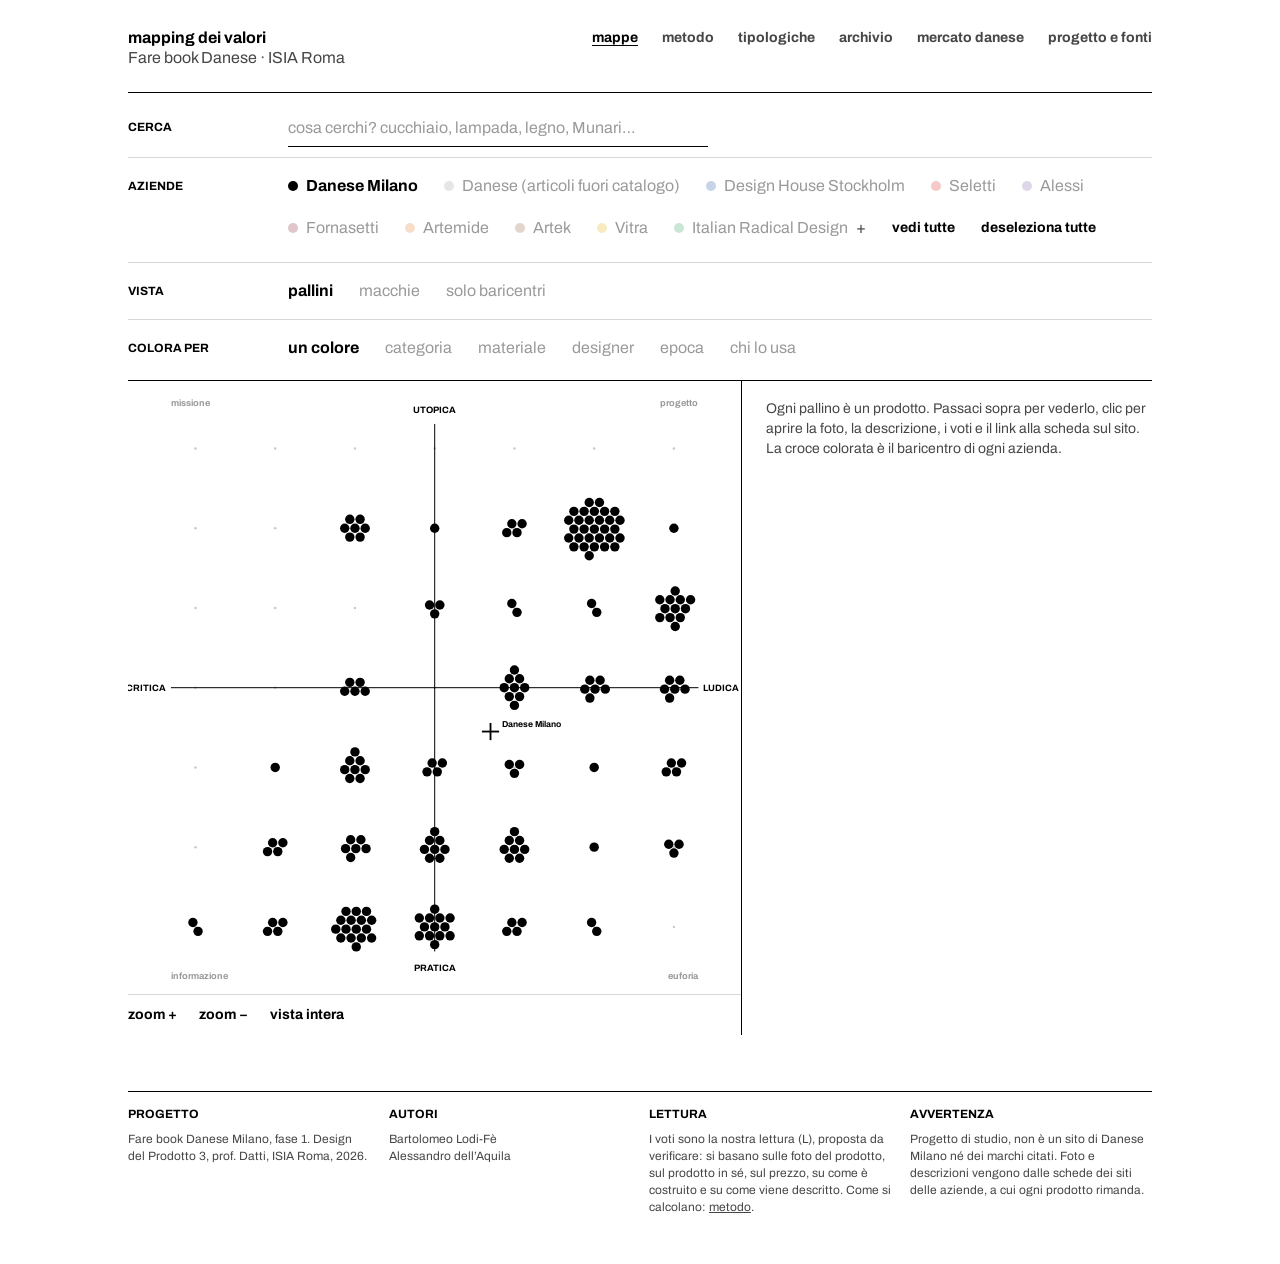
<file: index.html>
<!DOCTYPE html>
<html lang="it">
<head>
<meta charset="utf-8">
<meta name="viewport" content="width=device-width,initial-scale=1">
<title>mappe · mapping dei valori</title>
<meta name="description" content="Mapping dei valori dei prodotti Danese Milano e dei concorrenti. Progetto di studio, ISIA Roma.">
<link rel="preconnect" href="https://fonts.googleapis.com"><link rel="preconnect" href="https://fonts.gstatic.com" crossorigin>
<link href="https://fonts.googleapis.com/css2?family=Archivo:wght@400;700&display=swap" rel="stylesheet">
<link rel="stylesheet" href="style.css">
<style>
.ctrl{display:grid;grid-template-columns:140px minmax(0,1fr);gap:4px 20px;padding:16px 0 14px;border-bottom:1px solid var(--ink)}
.ctrl .lab{margin:0;padding-top:10px}
.ctrl .row{display:flex;flex-wrap:wrap;align-items:center;gap:6px 26px}
.ctrl .sep{grid-column:1/-1;border-top:1px solid var(--hair);margin:6px 0}
@media(max-width:592px){.ctrl{grid-template-columns:1fr}.ctrl .lab{padding-top:8px}}
#q{font:400 16px/22px Archivo,sans-serif;border:0;border-bottom:1px solid #000;border-radius:0;background:#fff;color:#000;padding:6px 0;min-height:38px;width:min(420px,100%);-webkit-appearance:none;appearance:none}
#q::placeholder{color:#9a9a9a}
.stage{display:grid;grid-template-columns:minmax(0,3fr) minmax(0,2fr)}
@media(max-width:992px){.stage{grid-template-columns:minmax(0,1fr)}}
.figcol{border-right:1px solid var(--ink)}
@media(max-width:992px){.figcol{border-right:0;border-bottom:1px solid var(--ink)}}
.fig{position:relative;aspect-ratio:1/1;touch-action:none;user-select:none;overflow:hidden;cursor:grab}
.fig.drag{cursor:grabbing}
.fig svg{position:absolute;inset:0;width:100%;height:100%}
.zoom{display:flex;gap:22px;border-top:1px solid var(--hair);padding:2px 0}
.side{padding:18px 0 0 24px;position:sticky;top:0;align-self:start;max-height:100vh;overflow:auto}
@media(max-width:992px){.side{padding:18px 0 0;position:static;max-height:none}}
.side .hint{font-size:14px;line-height:20px;color:var(--grey);margin:0}
.card .ph{aspect-ratio:1/1;background:#fff;border-bottom:1px solid var(--hair);display:flex;align-items:center;justify-content:center;margin-bottom:14px}
.card .ph img{max-width:100%;max-height:100%;object-fit:contain;display:block}
.card .ph .no{font-size:13px;color:var(--light)}
.card h2{font:700 20px/24px Archivo,sans-serif;margin:0 0 4px;display:flex;gap:10px;align-items:baseline}
.card .meta{font-size:14px;line-height:20px;color:var(--grey);margin:0 0 12px}
.card .desc{font-size:15px;line-height:22px;margin:0 0 6px}
.card .from{font-size:12px;line-height:17px;color:var(--grey);margin:0 0 16px}
.vv{display:grid;grid-template-columns:repeat(4,minmax(0,1fr));border-top:1px solid var(--ink);border-bottom:1px solid var(--hair);margin:0 0 12px}
.vv div{padding:8px 0;font-size:12px;line-height:16px;color:var(--grey)}
.vv b{display:block;font-size:20px;line-height:24px;color:#000}
.vv i{display:flex;gap:3px;margin-top:4px}.vv i span{width:7px;height:7px;border-radius:50%;border:1px solid #000}.vv i span.f{background:#000}
.card .q{font-size:14px;line-height:20px;margin:0 0 14px}
.go{display:inline-block;font:700 14px/20px Archivo,sans-serif;text-decoration:underline;text-underline-offset:3px;padding:6px 0}
.res{border-top:1px solid var(--ink)}
.res button{display:grid;grid-template-columns:48px minmax(0,1fr);gap:12px;align-items:center;width:100%;text-align:left;background:#fff;border:0;border-bottom:1px solid var(--hair);padding:6px 0;cursor:pointer;font:400 14px/19px Archivo,sans-serif;color:#000}
.res button:hover{background:#f4f4f4}
.res .th{width:48px;height:48px;display:flex;align-items:center;justify-content:center}
.res .th img{max-width:48px;max-height:48px;object-fit:contain}
.res small{display:block;color:var(--grey);font-size:12px;line-height:16px}
.dot{width:10px;height:10px;border-radius:50%;display:inline-block;flex:none}
#tip{position:fixed;pointer-events:none;background:#fff;border:1px solid #000;padding:8px;font-size:13px;line-height:18px;width:200px;display:none;z-index:9}
#tip img{width:100%;height:120px;object-fit:contain;display:block;margin-bottom:6px}
#tip b{display:block}
#dots circle{transition:transform .7s cubic-bezier(.2,.8,.2,1),r .45s ease,fill .45s ease,opacity .2s ease;cursor:pointer}
#dots.hov a.ob circle{opacity:.18}
#dots.hov a.ob.on circle,#dots a.ob.sel circle{opacity:1;stroke:#000;stroke-width:2px;vector-effect:non-scaling-stroke}
#dots a.ob.dim circle{opacity:.07}
#dots a.ob.hit circle{stroke:#000;stroke-width:1.5px;vector-effect:non-scaling-stroke}
.bc{transition:transform .7s cubic-bezier(.2,.8,.2,1),opacity .4s}
#side>*{animation:fade .35s ease both}
@keyframes fade{from{opacity:0;transform:translateY(8px)}}
.sub{flex-basis:100%;display:flex;flex-wrap:wrap;gap:6px 22px;padding-left:18px;border-left:1px solid #2f9a5c;max-height:0;overflow:hidden;opacity:0;transition:max-height .45s ease,opacity .35s ease,margin .45s ease}.sub.open{max-height:80px;opacity:1;margin:2px 0 4px}
#blobs path{transition:opacity .45s ease,fill .45s ease;cursor:pointer}
#blobs{transition:opacity .45s ease}#dots{transition:opacity .45s ease}
#svg:not(.mac) #blobs{opacity:0;pointer-events:none}
#svg.mac #dots{opacity:0;pointer-events:none}
#svg.med #dots,#svg.med #bary{opacity:0;pointer-events:none}#svg:not(.med) #med{opacity:0;pointer-events:none}#med{transition:opacity .45s ease}#med g{transition:transform .7s cubic-bezier(.2,.8,.2,1),opacity .3s}#med circle{transition:transform .3s cubic-bezier(.2,.8,.2,1)}#med text{transition:font-size .3s}#med.hov g{opacity:.15}#med.hov g.on{opacity:1}#med g.on circle{transform:scale(1.7)}#med g.on text{font-size:20px}#med g{cursor:pointer}#bary{transition:opacity .45s}
#svg.mac.peek #dots{opacity:1}#svg.mac.peek #dots a.ob circle{opacity:0!important}#svg.mac.peek #dots a.ob.on circle{opacity:1!important}
#blobs.hov path{opacity:.08!important}#blobs.hov path.on,#blobs path.sel{opacity:.45!important}
.word{transition:color .25s}.word .dot{transition:opacity .25s}
@media(prefers-reduced-motion:reduce){*{animation:none!important;transition:none!important}}
</style>
</head>
<body>
<div class="wrap">
<header class="top">
 <a class="brand" href="index.html">mapping dei valori<span>Fare book Danese · ISIA Roma</span></a>
 <nav class="menu"><a href="index.html" aria-current="page">mappe</a><a href="metodo.html">metodo</a><a href="tipologiche.html">tipologiche</a><a href="archivio.html">archivio</a><a href="mercato.html">mercato danese</a><a href="progetto.html">progetto e fonti</a></nav>
</header>
<div class="ctrl">
 <p class="lab">cerca</p><div class="row"><input type="search" id="q" placeholder="cosa cerchi? cucchiaio, lampada, legno, Munari…" autocomplete="off"><span class="g" id="qn"></span></div>
 <div class="sep"></div>
 <p class="lab">aziende</p><div class="row" id="brands"></div>
 <div class="sep"></div>
 <p class="lab">vista</p><div class="row" id="vista"><button class="word" aria-pressed="true" data-v="pallini">pallini</button><button class="word" aria-pressed="false" data-v="macchie">macchie</button><button class="word" aria-pressed="false" data-v="mediane">solo baricentri</button></div>
 <div class="sep cpr"></div>
 <p class="lab cpr">colora per</p><div class="row cpr" id="grps"></div>
 <div class="sep msr"></div>
 <p class="lab msr">mostra</p><div class="row msr"><div class="words" id="leg"></div><button class="act" id="all">vedi tutte</button><button class="act" id="nonecat">deseleziona tutte</button></div>
</div>
<div class="stage">
 <div class="figcol">
  <div class="fig" id="fig"><svg id="svg" viewBox="0 0 1000 1000" role="img" aria-label="Quadrato dei valori: un pallino per prodotto"></svg></div>
  <div class="zoom"><button class="act" id="zin">zoom +</button><button class="act" id="zout">zoom −</button><button class="act" id="zre">vista intera</button></div>
 </div>
 <div class="side" id="side"></div>
</div>
<footer>
 <div><p><b>Progetto</b></p><p>Fare book Danese Milano, fase 1. Design del Prodotto 3, prof. Datti, ISIA Roma, 2026.</p></div>
 <div><p><b>Autori</b></p><p>Bartolomeo Lodi-Fè<br>Alessandro dell’Aquila</p></div>
 <div><p><b>Lettura</b></p><p>I voti sono la nostra lettura (L), proposta da verificare: si basano sulle foto del prodotto, sul prodotto in sé, sul prezzo, su come è costruito e su come viene descritto. Come si calcolano: <a href="metodo.html"><u>metodo</u></a>.</p></div>
 <div><p><b>Avvertenza</b></p><p>Progetto di studio, non è un sito di Danese Milano né dei marchi citati. Foto e descrizioni vengono dalle schede dei siti delle aziende, a cui ogni prodotto rimanda.</p></div>
</footer>
</div>
<div id="tip"></div>
<script src="d3-contour.js"></script>
<script src="search.js"></script>
<script>
let irdOpen=false;
{
const PAL=['#000000','#f0b400','#d7261e','#1f4fa3','#2e8b57','#7B5EA7','#8B5A2B','#e8772e','#E8426A','#7fb6e0','#B5AEA2','#3B8F4E'];
const FIX={'Fondatori (Mari, Munari)':'#d7261e','Dal 2017':'#1f4fa3','Altri autori':'#b5b5b5','metallo':'#1E1E1E','vetro':'#7FC6E0','ceramica':'#D9733F','legno':'#8B5A2B','plastica':'#E8426A','marmo, pietra, cemento':'#B5AEA2','carta, cartone':'#F0B400','tessuto, feltro':'#7B5EA7','sughero, gomma':'#3B8F4E','bambini':'#f0b400','una persona':'#d7261e','famiglia':'#1f4fa3','ospiti':'#2e8b57','pubblico':'#000000'};
const OTHER='#cfcfcf',MAXC=12,QN=['missione','progetto','informazione','euforia','sugli assi'],NAME={U:'utopica',P:'pratica',C:'critica',L:'ludica'};
const $=id=>document.getElementById(id);
const esc=s=>String(s==null?'':s).replace(/[&<>"']/g,c=>({'&':'&amp;','<':'&lt;','>':'&gt;','"':'&quot;',"'":'&#39;'}[c]));
let mode='pallini',selBlob=null,q='',B=[],on=new Set(['danese']),grp='uno',hide=new Set(),selId=null,vb=[0,0,1000,1000],cur=[0,0,1000,1000],raf=0,ALL=[];
const P=v=>500+v*130;
const xy=it=>{const [U,Pr,C,L]=it.v.split('').map(Number);return [L-C,U-Pr]};
const quad=([x,y])=>y>0&&x<0?0:y>0&&x>0?1:y<0&&x<0?2:y<0&&x>0?3:4;
const items=()=>ALL.filter(it=>on.has(it.b.id));
let QP=[];const match=it=>!q||SMART.test(QP,it.n+' '+it.b.name+' '+(it.i||'')+' '+(it.d||'')+' '+Object.values(it.g).flat().join(' '));
const key=it=>on.size>1?it.b.name:grp==='uno'?it.b.name:((it.g[grp]||['n.d.'])[0]);
function colors(list){
 const col={};B.forEach(b=>col[b.name]=b.col);
 if(on.size>1||grp==='uno')return {keys:B.filter(b=>on.has(b.id)).map(b=>b.name),col};
 const cnt={};list.forEach(it=>{const k=key(it);cnt[k]=(cnt[k]||0)+1});
 const keys=Object.keys(cnt).sort((a,b)=>cnt[b]-cnt[a]||a.localeCompare(b));
 const fixed=keys.every(k=>FIX[k]);keys.forEach((k,i)=>col[k]=fixed?FIX[k]:(i<MAXC?PAL[i]:OTHER));return {keys,col};
}
function frame(){
 const f=[];const T=(x,y,s,sz,w,an,c)=>f.push(`<text x="${x}" y="${y}" font-family="Archivo,Helvetica,sans-serif" font-size="${sz}" font-weight="${w}" text-anchor="${an}" fill="${c}">${s}</text>`);
 f.push('<rect width="1000" height="1000" fill="#fff"/>');
 for(let i=-3;i<=3;i++)for(let j=-3;j<=3;j++)f.push(`<circle cx="${P(i)}" cy="${P(-j)}" r="2" fill="#c8c8c8"/>`);
 f.push(`<line x1="70" y1="500" x2="930" y2="500" stroke="#000" stroke-width="1" vector-effect="non-scaling-stroke"/><line x1="500" y1="70" x2="500" y2="930" stroke="#000" stroke-width="1" vector-effect="non-scaling-stroke"/>`);
 T(500,52,'UTOPICA',15,700,'middle','#000');T(500,962,'PRATICA',15,700,'middle','#000');T(62,505,'CRITICA',15,700,'end','#000');T(938,505,'LUDICA',15,700,'start','#000');
 T(70,40,'missione',15,700,'start','#9a9a9a');T(930,40,'progetto',15,700,'end','#9a9a9a');T(70,975,'informazione',15,700,'start','#9a9a9a');T(930,975,'euforia',15,700,'end','#9a9a9a');
 return f.join('');
}
// gruppo compatto: i posti più vicini al centro su una griglia a nido d'ape, poi riempiti a righe (dall'alto, da sinistra), così ogni colore è un blocco unico
const SLOTC={};
function slots(n,s){const k=n+'_'+s;if(SLOTC[k])return SLOTC[k];const pts=[],R=Math.ceil(Math.sqrt(n))+2,h=s*Math.sqrt(3)/2;
 for(let r=-R;r<=R;r++)for(let c=-R;c<=R;c++){const x=(c+(r&1?.5:0))*s,y=r*h;pts.push([x,y,Math.hypot(x,y)])}
 pts.sort((a,b)=>a[2]-b[2]||a[1]-b[1]||a[0]-b[0]);const sel=pts.slice(0,n);
 const cy=sel.reduce((t,p)=>t+p[1],0)/n,cx=sel.reduce((t,p)=>t+p[0],0)/n;
 sel.sort((a,b)=>a[1]-b[1]||a[0]-b[0]);return SLOTC[k]=sel.map(p=>[p[0]-cx,p[1]-cy])}
// macchie: per ogni gruppo (azienda o categoria) un campo morbido attorno alle caselle occupate;
// le caselle vicine si fondono in una macchia, una casella lontana diventa una seconda macchia separata
const GN=200,GS=1000/GN,SIG=58;
function blobs(vis,keys,col){
 const by={};vis.forEach(it=>{const k=key(it);(by[k]=by[k]||[]).push(it)});
 const out=[];
 keys.filter(k=>by[k]).forEach(k=>{
  const cells={};by[k].forEach(it=>{const p=xy(it),c=p.join(',');(cells[c]=cells[c]||{p,its:[]}).its.push(it)});
  const cl=Object.values(cells),mx=Math.max(...cl.map(c=>c.its.length));
  const f=new Float64Array(GN*GN);
  cl.forEach(c=>{const cx=P(c.p[0]),cy=P(-c.p[1]),w=.75+.5*Math.sqrt(c.its.length/mx);
   const i0=Math.max(0,Math.floor((cx-3*SIG)/GS)),i1=Math.min(GN-1,Math.ceil((cx+3*SIG)/GS)),j0=Math.max(0,Math.floor((cy-3*SIG)/GS)),j1=Math.min(GN-1,Math.ceil((cy+3*SIG)/GS));
   for(let j=j0;j<=j1;j++)for(let i=i0;i<=i1;i++){const dx=(i+.5)*GS-cx,dy=(j+.5)*GS-cy;f[j*GN+i]+=w*Math.exp(-(dx*dx+dy*dy)/(2*SIG*SIG))}});
  const mp=d3.contours().size([GN,GN]).thresholds([.5])(f)[0];
  mp.coordinates.forEach((poly,pi)=>{
   const d=poly.map(r=>'M'+r.map(([x,y])=>(x*GS).toFixed(1)+','+(y*GS).toFixed(1)).join('L')+'Z').join('');
   // oggetti dentro questa macchia: le caselle il cui centro cade nell'anello esterno
   const ring=poly[0],ins=(x,y)=>{let o=false;for(let a=0,b=ring.length-1;a<ring.length;b=a++){const [xa,ya]=ring[a],[xb,yb]=ring[b];if((ya>y)!==(yb>y)&&x<(xb-xa)*(y-ya)/(yb-ya)+xa)o=!o}return o};
   const its=cl.filter(c=>ins(P(c.p[0])/GS,P(-c.p[1])/GS)).flatMap(c=>c.its);
   out.push({id:k+'#'+pi,k,c:col[k]||OTHER,d,its})})});
 return out;
}
function drawBlobs(vis,keys,col){
 const G=$('blobs'),bl=mode==='macchie'?blobs(vis,keys,col):[];window.BL=bl;
 const ids=new Set(bl.map(b=>b.id));
 G.querySelectorAll('path').forEach(p=>{if(!ids.has(p.dataset.id)&&!p.dataset.out){p.dataset.out=1;p.style.opacity=0;setTimeout(()=>p.remove(),450)}});
 bl.forEach(b=>{let p=G.querySelector(`path[data-id="${CSS.escape(b.id)}"]`);if(p&&p.dataset.out){p.remove();p=null}
  if(!p){p=document.createElementNS('http://www.w3.org/2000/svg','path');p.dataset.id=b.id;p.style.opacity=0;G.appendChild(p);p.getBoundingClientRect()}
  p.setAttribute('d',b.d);p.style.fill=b.c;p.dataset.k=b.k;p.style.opacity=on.size>2?.2:.3;p.classList.toggle('sel',selBlob===b.id)});
}
// mediane: per ogni gruppo il punto mediano (mediana di x e mediana di y)
const qtl=(a,p)=>{const s=a.slice().sort((x,y)=>x-y),i=(s.length-1)*p,lo=Math.floor(i),hi=Math.ceil(i);return s[lo]+(s[hi]-s[lo])*(i-lo)};
function drawMed(vis,keys,col){const G=$('med');if(mode!=='mediane'){window.MEDL='';return}
 const by={};vis.forEach(it=>{const k=key(it);(by[k]=by[k]||[]).push(xy(it))});
 const pts=keys.filter(k=>by[k]).map(k=>{const xs=by[k].map(p=>p[0]),ys=by[k].map(p=>p[1]);return {k,n:xs.length,mx:xs.reduce((a,b)=>a+b,0)/xs.length,my:ys.reduce((a,b)=>a+b,0)/ys.length,x1:qtl(xs,.25),x3:qtl(xs,.75),y1:qtl(ys,.25),y3:qtl(ys,.75),c:col[k]||OTHER}});
 const seen={};pts.forEach(p=>{const s=p.mx+','+p.my;const i=seen[s]=(seen[s]||0)+1;p.i=i-1});
 const cnt={};pts.forEach(p=>{const s=p.mx+','+p.my;cnt[s]=(cnt[s]||0)+1});
 window.MEDL='<div class="res">'+pts.map(p=>`<button data-k="${esc(p.k)}" tabindex="-1"><span class="th"><span class="dot" style="background:${p.c}"></span></span><span>${esc(p.k)}<small>baricentro x ${p.mx>0?'+':''}${p.mx.toFixed(2)} · y ${p.my>0?'+':''}${p.my.toFixed(2)} · ${QN[quad([p.mx,p.my])]} · ${p.n} prodotti · <u>vai al sito ↗</u></small></span></button>`).join('')+'</div>';
 G.innerHTML=pts.map(p=>{const tot=cnt[p.mx+','+p.my],a=tot>1?2*Math.PI*p.i/tot:0,off=tot>1?24:0,X=P(p.mx)+off*Math.cos(a),Y=P(-p.my)+off*Math.sin(a);
  return `<g data-k="${esc(p.k)}" style="transform:translate(${X.toFixed(1)}px,${Y.toFixed(1)}px)"><circle r="11" fill="${p.c}" stroke="#fff" stroke-width="2"/><text x="16" y="-12" font-family="Archivo,sans-serif" font-size="15" font-weight="700" fill="${p.c}" stroke="#fff" stroke-width="4" paint-order="stroke">${esc(p.k)}</text><title>${esc(p.k)} · baricentro x ${p.mx.toFixed(2)} y ${p.my.toFixed(2)} · ${p.n} prodotti</title></g>`}).join('');
}
function draw(){
 const all=items(),{keys,col}=colors(all);
 const vis=all.filter(it=>!hide.has(key(it)));
 const cells={};vis.forEach(it=>{const p=xy(it);const k=p.join(',');(cells[k]=cells[k]||{p,its:[]}).its.push(it)});
 const nmax=Math.max(1,...Object.values(cells).map(c=>c.its.length));
 const s=Math.min(19,96/Math.sqrt(nmax*1.1)),rd=Math.max(1.8,Math.min(8.5,s/2-.7));
 if(!$('fr'))$('svg').innerHTML=`<g id="fr">${frame()}</g><g id="blobs"></g><g id="dots"></g><g id="bary" pointer-events="none"></g><g id="med"></g>`;
 const tgt=new Map();
 Object.values(cells).forEach(c=>{const cx=P(c.p[0]),cy=P(-c.p[1]);
  const its=c.its.slice().sort((a,b)=>keys.indexOf(key(a))-keys.indexOf(key(b))||a.n.localeCompare(b.n));
  const sl=slots(its.length,s);its.forEach((it,i)=>tgt.set(it.id,{it,x:cx+sl[i][0],y:cy+sl[i][1],c:col[key(it)]||OTHER}))});
 const G=$('dots');
 G.querySelectorAll('a.ob').forEach(el=>{if(!tgt.has(el.dataset.id)&&!el.dataset.out){el.dataset.out=1;const ci=el.firstChild;ci.style.r=0;ci.style.opacity=0;setTimeout(()=>el.remove(),450)}});
 tgt.forEach((d,id)=>{let el=G.querySelector(`a.ob[data-id="${id}"]`);
  if(el&&el.dataset.out){el.remove();el=null}
  if(!el){el=document.createElementNS('http://www.w3.org/2000/svg','a');el.setAttribute('class','ob');el.dataset.id=id;el.setAttribute('tabindex','0');
   const ci=document.createElementNS('http://www.w3.org/2000/svg','circle');ci.setAttribute('r',0);ci.style.r=0;ci.style.transform=`translate(${d.x}px,${d.y}px)`;ci.setAttribute('fill',d.c);el.appendChild(ci);G.appendChild(el);ci.getBoundingClientRect()}
  const m=q&&match(d.it);el.classList.toggle('dim',!!q&&!m);el.classList.toggle('hit',!!m);el.classList.toggle('sel',selId===id);
  const ci=el.firstChild,hr=m||selId===id?Math.max(rd*1.6,Math.min(7,s*.8)):rd;ci.style.transform=`translate(${d.x.toFixed(1)}px,${d.y.toFixed(1)}px)`;ci.style.r=hr;ci.setAttribute('r',hr);ci.style.fill=d.c;ci.style.opacity='';
  if(m||selId===id)G.appendChild(el)});
 const BG=$('bary');
 BG.querySelectorAll('g').forEach(g=>{if(!on.has(g.dataset.id)){g.style.opacity=0;setTimeout(()=>g.remove(),400)}});
 B.filter(b=>on.has(b.id)).forEach(b=>{const m=b.items;const mx=m.reduce((a,it)=>a+xy(it)[0],0)/m.length,my=m.reduce((a,it)=>a+xy(it)[1],0)/m.length,x=P(mx),y=P(-my);
  let g=BG.querySelector(`g[data-id="${b.id}"]`);
  if(!g){g=document.createElementNS('http://www.w3.org/2000/svg','g');g.dataset.id=b.id;g.setAttribute('class','bc');g.style.opacity=0;g.style.transform=`translate(${x}px,${y}px)`;
   g.innerHTML=`<line x1="-14" y1="0" x2="14" y2="0" stroke="${b.col}" stroke-width="3"/><line x1="0" y1="-14" x2="0" y2="14" stroke="${b.col}" stroke-width="3"/><text x="18" y="-8" font-family="Archivo,sans-serif" font-size="14" font-weight="700" fill="${b.col}" stroke="#fff" stroke-width="4" paint-order="stroke">${esc(b.name)}</text>`;BG.appendChild(g);g.getBoundingClientRect()}
  g.style.opacity=q||selId?.2:1;g.style.transform=`translate(${x}px,${y}px)`});
 $('leg').innerHTML=keys.map(k=>`<button class="word" aria-pressed="${!hide.has(k)}" data-k="${esc(k)}"><span class="dot" style="background:${col[k]||OTHER}"></span>${esc(k)}</button>`).join('');
 document.querySelectorAll('.msr').forEach(e=>e.style.display=on.size>1||grp==='uno'?'none':'');
 $('svg').classList.toggle('mac',mode==='macchie');$('svg').classList.toggle('med',mode==='mediane');drawBlobs(vis,keys,col);drawMed(vis,keys,col);
 side(vis,col);
}
function dots(v){return '<i>'+[0,1,2].map(i=>`<span class="${i<v?'f':''}"></span>`).join('')+'</i>'}
function card(it,col){
 const v=it.v.split('').map(Number),[x,y]=xy(it);
 return `<div class="card"><div class="ph">${it.p?`<img src="${esc(it.p)}" alt="${esc(it.n)}" loading="lazy" referrerpolicy="no-referrer">`:'<span class="no">foto non disponibile sul sito</span>'}</div>
 <h2><span class="dot" style="background:${col[key(it)]||OTHER}"></span>${esc(it.n)}</h2>
 <p class="meta">${esc(it.b.name)}${it.i?' · '+esc(it.i):''}<br>${esc(Object.entries(it.g).map(([k,a])=>k+': '+a.join(', ')).join(' · '))}</p>
 ${it.d?`<p class="desc">${esc(it.d)}</p><p class="from">dalla scheda di ${esc(it.src||it.b.site)}</p>`:''}
 <div class="vv">${'UPCL'.split('').map((k,i)=>`<div><b>${v[i]}</b>${NAME[k]}${dots(v[i])}</div>`).join('')}</div>
 <p class="q">x ${x>0?'+':''}${x} · y ${y>0?'+':''}${y} · <b>${QN[quad([x,y])]}</b></p>
 ${it.u?`<a class="go" href="${esc(it.u)}" target="_blank" rel="noopener">${it.s?'cerca sul sito di '+esc(it.b.name):'apri la scheda su '+esc(it.src||it.b.site)} ↗</a>`:'<p class="hint">Questo prodotto non ha una scheda sul sito.</p>'}
 <p><button class="act" id="close">chiudi</button></p></div>`;
}
function side(vis,col){
 if(!on.size){$('qn').textContent='';$('side').innerHTML='<p class="hint">Nessuna azienda selezionata. Scegline una o più qui sopra, oppure premi «vedi tutte».</p>';return}
 const sel=selId&&ALL.find(it=>it.id===selId);
 const bs=mode==='macchie'&&selBlob&&(window.BL||[]).find(b=>b.id===selBlob);
 if(!sel&&bs){const r=bs.its.slice().sort((a,b)=>a.n.localeCompare(b.n)),n=(window.BL||[]).filter(b=>b.k===bs.k).length;
  $('side').innerHTML=`<h2 style="margin:0 0 4px"><span class="dot" style="background:${bs.c}"></span> ${esc(bs.k)}</h2><p class="lab">${r.length} ${r.length===1?'prodotto':'prodotti'} in questa macchia${n>1?' · '+n+' macchie in tutto':''}</p><div class="res">`+r.map(it=>`<button data-id="${it.id}"><span class="th">${it.p?`<img src="${esc(it.p)}" alt="" loading="lazy" referrerpolicy="no-referrer">`:'<span class="dot" style="background:'+bs.c+'"></span>'}</span><span>${esc(it.n)}<small>${esc(it.b.name)} · ${QN[quad(xy(it))]}</small></span></button>`).join('')+`</div><p><button class="act" id="close">chiudi</button></p>`;
  $('close').onclick=()=>{selBlob=null;draw()};return}
 if(sel){$('side').innerHTML=card(sel,col);$('close').onclick=()=>{selId=null;draw()};return}
 if(q){const r=vis.filter(match).sort((a,b)=>a.n.localeCompare(b.n));$('qn').textContent=r.length+(r.length===1?' risultato':' risultati');
  $('side').innerHTML=`<p class="lab">${r.length} ${r.length===1?'prodotto trovato':'prodotti trovati'}</p><div class="res">`+r.slice(0,300).map(it=>`<button data-id="${it.id}"><span class="th">${it.p?`<img src="${esc(it.p)}" alt="" loading="lazy" referrerpolicy="no-referrer">`:'<span class="dot" style="background:'+(col[key(it)]||OTHER)+'"></span>'}</span><span>${esc(it.n)}<small>${esc(it.b.name)} · ${QN[quad(xy(it))]}</small></span></button>`).join('')+(r.length?'':'<p class="hint" style="padding:12px 0">Nessun prodotto. Prova ad accendere altre aziende.</p>')+'</div>';return}
 $('qn').textContent='';
 if(hide.size&&!vis.length){$('side').innerHTML='<p class="hint">Nessuna categoria selezionata. Scegline una o più in «mostra», oppure premi «vedi tutte».</p>';return}
 if(hide.size){const ks=[...new Set(vis.map(key))],r=vis.slice().sort((a,b)=>a.n.localeCompare(b.n));
  $('side').innerHTML=`<h2 style="margin:0 0 4px">${ks.map(k=>`<span class="dot" style="background:${col[k]||OTHER}"></span> ${esc(k)}`).join('<br>')}</h2><p class="lab">${r.length} ${r.length===1?'prodotto':'prodotti'}</p><div class="res">`+r.map(it=>`<button data-id="${it.id}"><span class="th">${it.p?`<img src="${esc(it.p)}" alt="" loading="lazy" referrerpolicy="no-referrer">`:'<span class="dot" style="background:'+(col[key(it)]||OTHER)+'"></span>'}</span><span>${esc(it.n)}<small>${esc(it.b.name)} · ${QN[quad(xy(it))]}</small></span></button>`).join('')+'</div>';return}
 $('side').innerHTML=mode==='mediane'?`<p class="hint">Il pallino grande è il baricentro di ogni gruppo, cioè la media della posizione di tutti i suoi prodotti: è lo stesso punto della croce che si vede nella vista a pallini.</p>`+(window.MEDL||''):mode==='macchie'?`<p class="hint">Ogni macchia copre le caselle dove l’azienda ha almeno un prodotto: le caselle vicine si fondono, una casella lontana forma una macchia a parte. Passaci sopra per isolarla, clic per vedere i prodotti che contiene.</p>`:`<p class="hint">Ogni pallino è un prodotto. Passaci sopra per vederlo, clic per aprire la foto, la descrizione, i voti e il link alla scheda sul sito. La croce colorata è il baricentro di ogni azienda.</p>`;
}
function bars(){
 const IRD=['gufram','memphis','meritalia'];
 const btn=b=>`<button class="word" aria-pressed="${on.has(b.id)}" data-id="${b.id}"><span class="dot" style="background:${b.col}"></span>${esc(b.name)}</button>`;
 const irdOn=IRD.some(i=>on.has(i));if(irdOn)irdOpen=true;
 $('brands').innerHTML=B.filter(b=>!IRD.includes(b.id)).map(btn).join('')
  +`<button class="word" aria-pressed="${irdOn}" aria-expanded="${irdOpen}" data-ird="1"><span class="dot" style="background:#2f9a5c"></span>Italian Radical Design <span class="g">${irdOpen?'−':'+'}</span></button>`
  +`<button class="act" data-all="1">vedi tutte</button><button class="act" data-none="1">deseleziona tutte</button>`
  +`<div class="sub${irdOpen?' open':''}">${B.filter(b=>IRD.includes(b.id)).map(btn).join('')}</div>`;
 const one=on.size===1;document.querySelectorAll('.cpr').forEach(e=>e.style.display=one?'':'none');
 if(one){const b=B.find(b=>on.has(b.id));const gs=['uno',...b.groups];if(!gs.includes(grp))grp='uno';
  $('grps').innerHTML=gs.map(g=>`<button class="word" aria-pressed="${g===grp}" data-g="${esc(g)}">${g==='uno'?'un colore':esc(g)}</button>`).join('')}
}
function setView(){if(raf)return;const step=()=>{let done=true;cur=cur.map((c,i)=>{const d=vb[i]-c;if(Math.abs(d)>.3)done=false;return c+d*.22});$('svg').setAttribute('viewBox',cur.join(' '));if(done){cur=vb.slice();$('svg').setAttribute('viewBox',cur.join(' '));raf=0}else raf=requestAnimationFrame(step)};raf=requestAnimationFrame(step)}
function zoom(f,cx,cy){const nw=Math.min(1000,Math.max(100,vb[2]*f)),k=nw/vb[2];if(cx==null){cx=vb[0]+vb[2]/2;cy=vb[1]+vb[3]/2}vb=[cx-(cx-vb[0])*k,cy-(cy-vb[1])*k,nw,nw];if(nw>=1000)vb=[0,0,1000,1000];setView()}
function toSvg(e){const r=$('svg').getBoundingClientRect();return [cur[0]+(e.clientX-r.left)/r.width*cur[2],cur[1]+(e.clientY-r.top)/r.height*cur[3]]}
function save(){try{history.replaceState(null,'','#'+[...on].join('-'))}catch(e){}}
function pick(id){selId=id;draw();if(innerWidth<992)$('side').scrollIntoView({behavior:'smooth'})}
$('brands').onclick=e=>{const b=e.target.closest('button');if(!b)return;if(b.dataset.none){on.clear();irdOpen=false}else if(b.dataset.all){B.forEach(x=>on.add(x.id));irdOpen=true}else if(b.dataset.ird){const IRD=['gufram','memphis','meritalia'];if(irdOpen&&IRD.every(i=>on.has(i))){IRD.forEach(i=>on.delete(i));irdOpen=false}else{IRD.forEach(i=>on.add(i));irdOpen=true}}else{const id=b.dataset.id;on.has(id)?on.delete(id):on.add(id)}hide.clear();selId=null;selBlob=null;bars();draw();save()};
$('vista').onclick=e=>{const b=e.target.closest('button');if(!b)return;mode=b.dataset.v;selBlob=null;selId=null;$('vista').querySelectorAll('button').forEach(x=>x.setAttribute('aria-pressed',x===b));draw()};
$('grps').onclick=e=>{const b=e.target.closest('button');if(!b)return;grp=b.dataset.g;hide.clear();bars();draw()};
$('leg').onclick=e=>{const b=e.target.closest('button');if(!b)return;const k=b.dataset.k;const allk=[...$('leg').querySelectorAll('button')].map(x=>x.dataset.k);
 if(!hide.size){allk.forEach(x=>{if(x!==k)hide.add(x)})}else{hide.has(k)?hide.delete(k):hide.add(k)}draw()};
$('all').onclick=()=>{hide.clear();draw()};
$('nonecat').onclick=()=>{[...$('leg').querySelectorAll('button')].forEach(x=>hide.add(x.dataset.k));selId=null;draw()};
$('q').addEventListener('input',e=>{q=e.target.value.trim().toLowerCase();QP=SMART.compile(q);selId=null;if(q&&mode==='macchie'){mode='pallini';$('vista').querySelectorAll('button').forEach(x=>x.setAttribute('aria-pressed',x.dataset.v==='pallini'))}draw()});
$('side').addEventListener('click',e=>{const b=e.target.closest('.res button');if(!b)return;
 if(b.dataset.k){const br=B.find(x=>x.name===b.dataset.k)||B.find(x=>on.has(x.id));if(br)window.open('https://'+br.site,'_blank','noopener');return}
 pick(b.dataset.id)});
let lit=null;const unlit=()=>{if(!lit)return;const c=lit.firstChild;c.style.r=c.dataset.r0;lit.classList.remove('on');$('dots').classList.remove('hov');$('svg').classList.remove('peek');lit=null};
$('side').addEventListener('pointerover',e=>{const b=e.target.closest('.res button');if(!b){unlit();return}
 const el=$('dots').querySelector(`a.ob[data-id="${b.dataset.id}"]`);if(el===lit)return;unlit();if(!el)return;
 const c=el.firstChild;c.dataset.r0=c.style.r;c.style.r=Math.max(9,parseFloat(c.style.r)*2.2);el.classList.add('on');$('dots').classList.add('hov');$('svg').classList.add('peek');$('dots').appendChild(el);lit=el});
$('side').addEventListener('pointerleave',unlit);
$('side').addEventListener('pointerover',e=>{if(mode!=='mediane')return;const b=e.target.closest('.res button[data-k]');const M=$('med');M.querySelectorAll('g.on').forEach(x=>x.classList.remove('on'));
 if(!b){M.classList.remove('hov');return}const g=[...M.querySelectorAll('g')].find(x=>x.dataset.k===b.dataset.k);if(g){g.classList.add('on');M.appendChild(g);M.classList.add('hov')}});
$('side').addEventListener('pointerleave',()=>{const M=$('med');M.classList.remove('hov');M.querySelectorAll('g.on').forEach(x=>x.classList.remove('on'))});
$('zin').onclick=()=>zoom(.7);$('zout').onclick=()=>zoom(1/.7);$('zre').onclick=()=>{vb=[0,0,1000,1000];setView()};
const fig=$('fig'),tip=$('tip');
fig.addEventListener('wheel',e=>{e.preventDefault();const [x,y]=toSvg(e);zoom(e.deltaY>0?1.15:1/1.15,x,y)},{passive:false});
const pts=new Map();let drag=null,moved=false,pinch=null;
fig.addEventListener('pointerdown',e=>{pts.set(e.pointerId,[e.clientX,e.clientY]);moved=false;if(pts.size===1)drag={x:e.clientX,y:e.clientY,vb:vb.slice()};if(pts.size===2){const p=[...pts.values()];pinch={d:Math.hypot(p[0][0]-p[1][0],p[0][1]-p[1][1]),w:vb[2]}}});
window.addEventListener('pointermove',e=>{if(pts.has(e.pointerId))pts.set(e.pointerId,[e.clientX,e.clientY]);
 if(pinch&&pts.size===2){const p=[...pts.values()];const d=Math.hypot(p[0][0]-p[1][0],p[0][1]-p[1][1]);zoom(Math.min(1000,Math.max(100,pinch.w*pinch.d/d))/vb[2]);moved=true;return}
 if(drag&&vb[2]<1000){const r=$('svg').getBoundingClientRect();if(Math.abs(e.clientX-drag.x)+Math.abs(e.clientY-drag.y)>4){moved=true;fig.classList.add('drag')}
  if(moved){vb=[drag.vb[0]-(e.clientX-drag.x)/r.width*vb[2],drag.vb[1]-(e.clientY-drag.y)/r.height*vb[3],vb[2],vb[3]];setView()}}});
window.addEventListener('pointerup',e=>{pts.delete(e.pointerId);if(pts.size<2)pinch=null;if(!pts.size){drag=null;fig.classList.remove('drag')}});
fig.addEventListener('click',e=>{if(moved){moved=false;return}const o=e.target.closest('.ob');if(o)pick(o.dataset.id);else{const bp=e.target.closest('#blobs path');if(bp){selBlob=bp.dataset.id;selId=null;draw()}else if(selId||selBlob){selId=null;selBlob=null;draw()}}});
fig.addEventListener('keydown',e=>{const o=e.target.closest&&e.target.closest('.ob');if(o&&(e.key==='Enter'||e.key===' ')){e.preventDefault();pick(o.dataset.id)}});
fig.addEventListener('pointerover',e=>{const mg=e.target.closest&&e.target.closest('#med g');$('med').classList.toggle('hov',!!mg);$('med').querySelectorAll('g.on').forEach(x=>x.classList.remove('on'));if(mg){mg.classList.add('on');$('med').appendChild(mg);return}
 const bp=e.target.closest&&e.target.closest('#blobs path');
 if(bp){$('blobs').classList.add('hov');$('blobs').querySelectorAll('path.on').forEach(x=>x.classList.remove('on'));$('blobs').querySelectorAll('path').forEach(x=>{if(x.dataset.k===bp.dataset.k&&x===bp)x.classList.add('on')});
  const b=(window.BL||[]).find(x=>x.id===bp.dataset.id);tip.innerHTML=`<b>${esc(b.k)}</b><span class="g">${b.its.length} ${b.its.length===1?'prodotto':'prodotti'}</span>`;tip.style.display='block';return}
 if(mode==='macchie'){$('blobs').classList.remove('hov');tip.style.display='none';return}
 const o=e.target.closest('.ob');if(!o){$('dots').classList.remove('hov');return}
 const it=ALL.find(x=>x.id===o.dataset.id);$('dots').classList.add('hov');$('dots').querySelectorAll('a.on').forEach(x=>x.classList.remove('on'));o.classList.add('on');
 tip.innerHTML=`${it.p?`<img src="${esc(it.p)}" alt="" referrerpolicy="no-referrer">`:''}<b>${esc(it.n)}</b><span class="g">${esc(it.b.name)} · U${it.v[0]} P${it.v[1]} C${it.v[2]} L${it.v[3]}</span>`;tip.style.display='block'});
fig.addEventListener('pointermove',e=>{if(tip.style.display==='block'){tip.style.left=Math.min(innerWidth-tip.offsetWidth-8,e.clientX+16)+'px';tip.style.top=Math.min(innerHeight-tip.offsetHeight-8,e.clientY+16)+'px'}});
fig.addEventListener('pointerout',e=>{const o=e.target.closest('.ob');if(o){o.classList.remove('on');tip.style.display='none';if(!(e.relatedTarget&&e.relatedTarget.closest&&e.relatedTarget.closest('.ob')))$('dots').classList.remove('hov')}});
fig.addEventListener('pointerleave',()=>{$('med').classList.remove('hov');$('blobs')&&$('blobs').classList.remove('hov');$('dots').classList.remove('hov');tip.style.display='none'});
fetch('data.json',{cache:'no-cache'}).then(r=>r.json()).then(d=>{B=d;ALL=B.flatMap(b=>b.items.map((it,i)=>({...it,b,id:b.id+'_'+i})));
 const h=location.hash.slice(1).split('-').filter(x=>B.some(b=>b.id===x));if(h.length)on=new Set(h);bars();draw()}).catch(()=>{$('side').textContent='Dati non caricati.'});
}
</script>
</body>
</html>
</file>
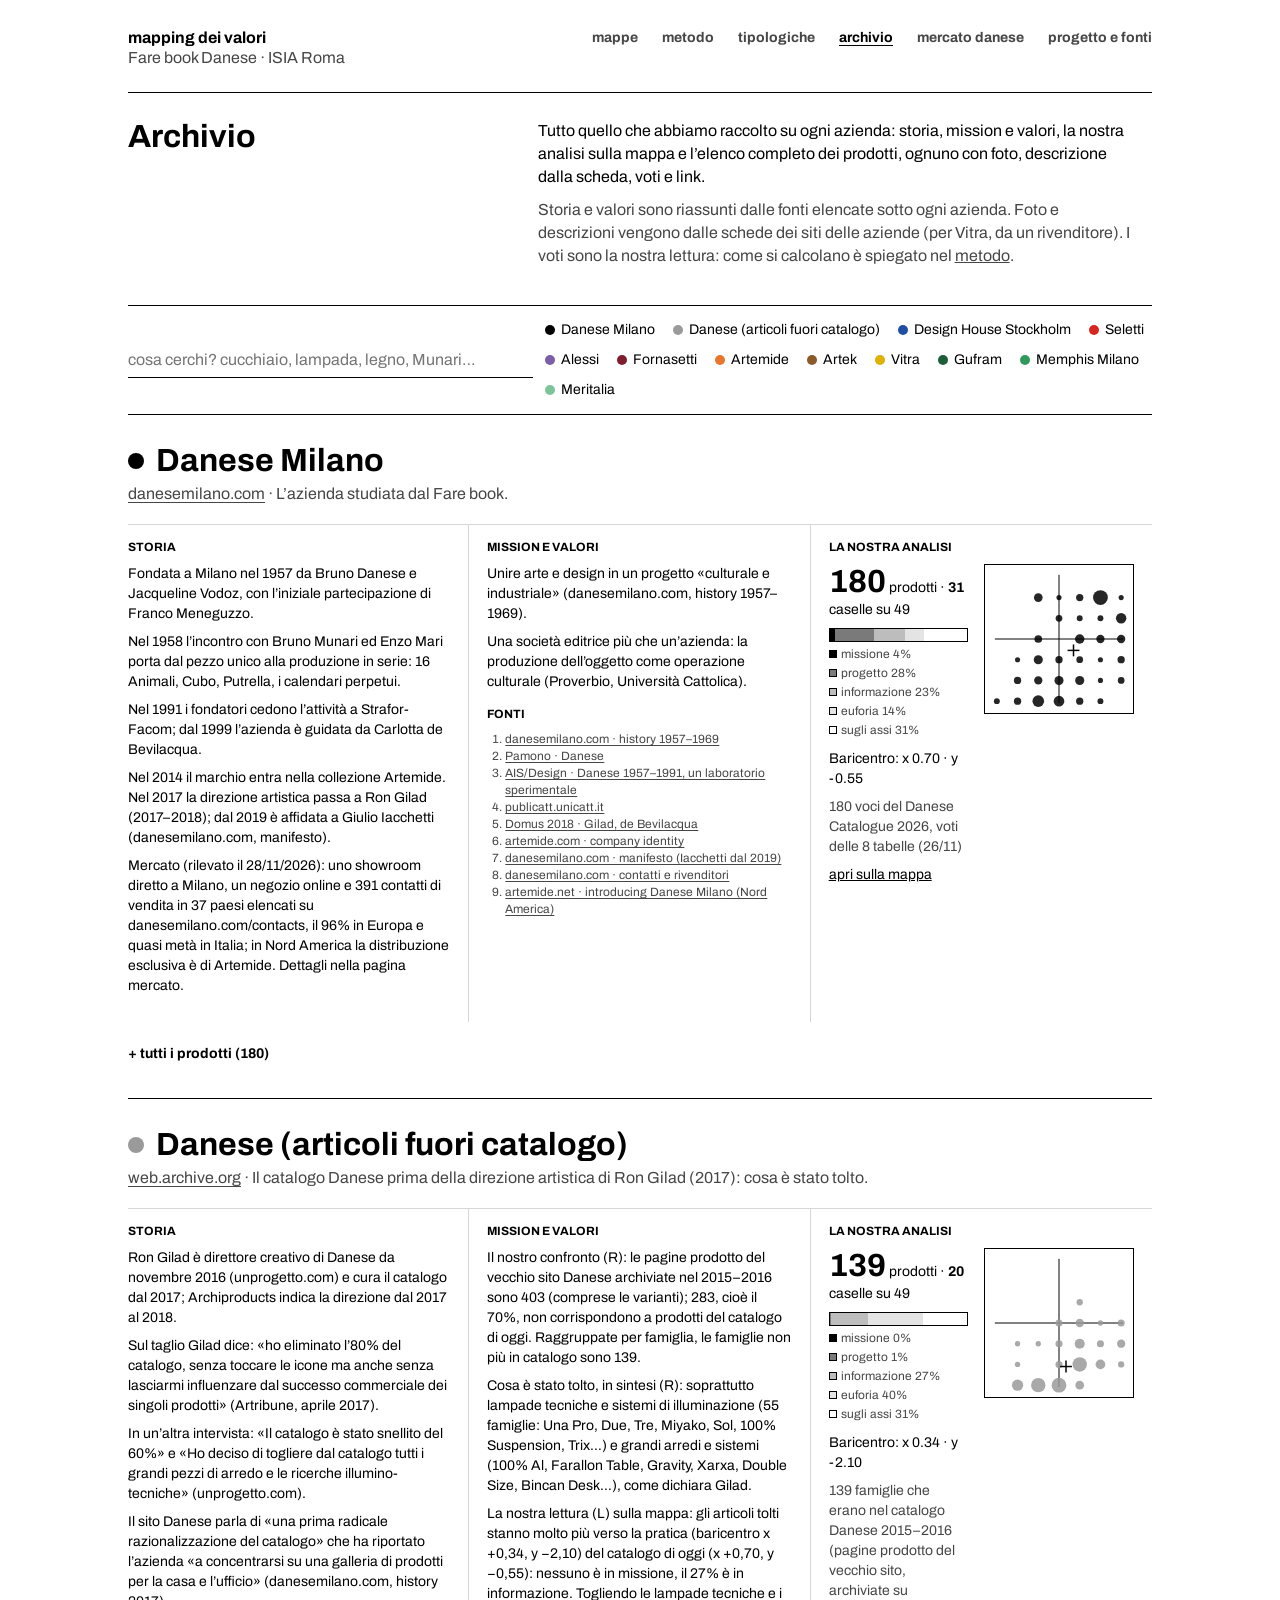
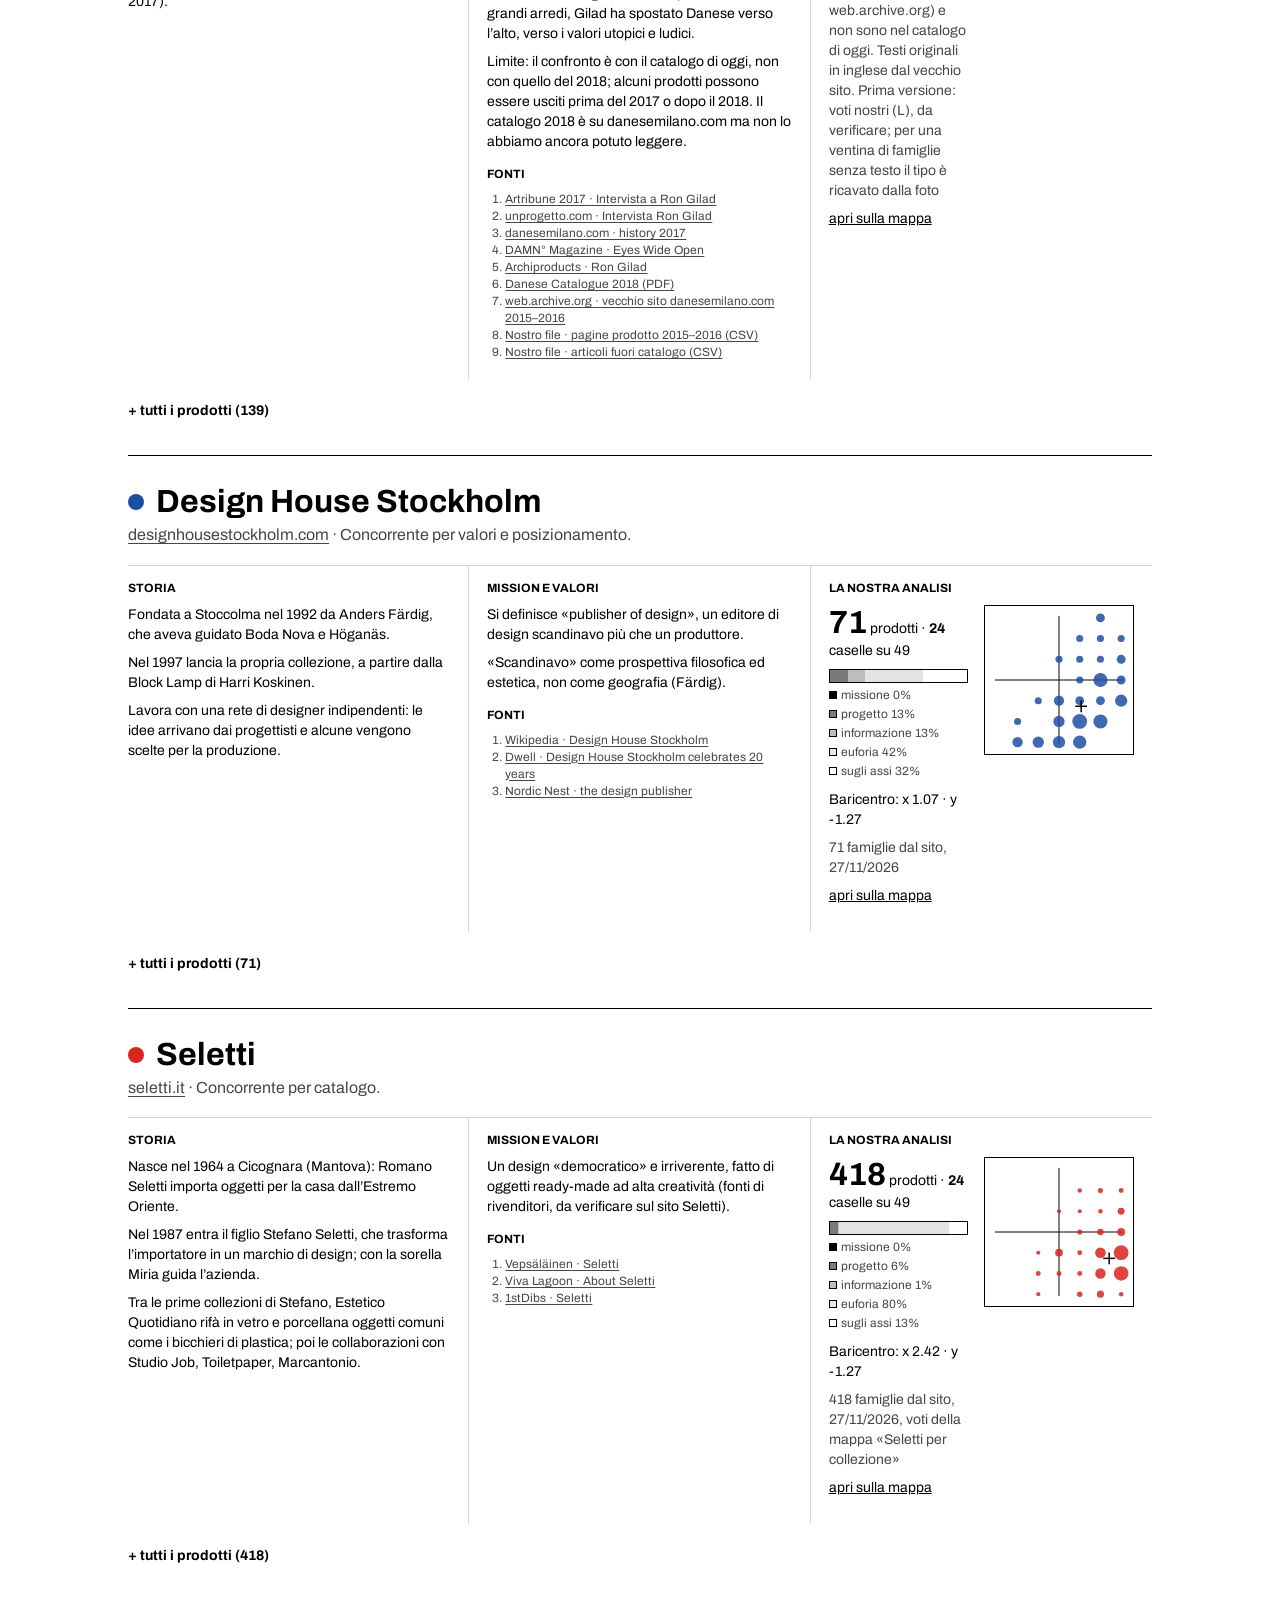
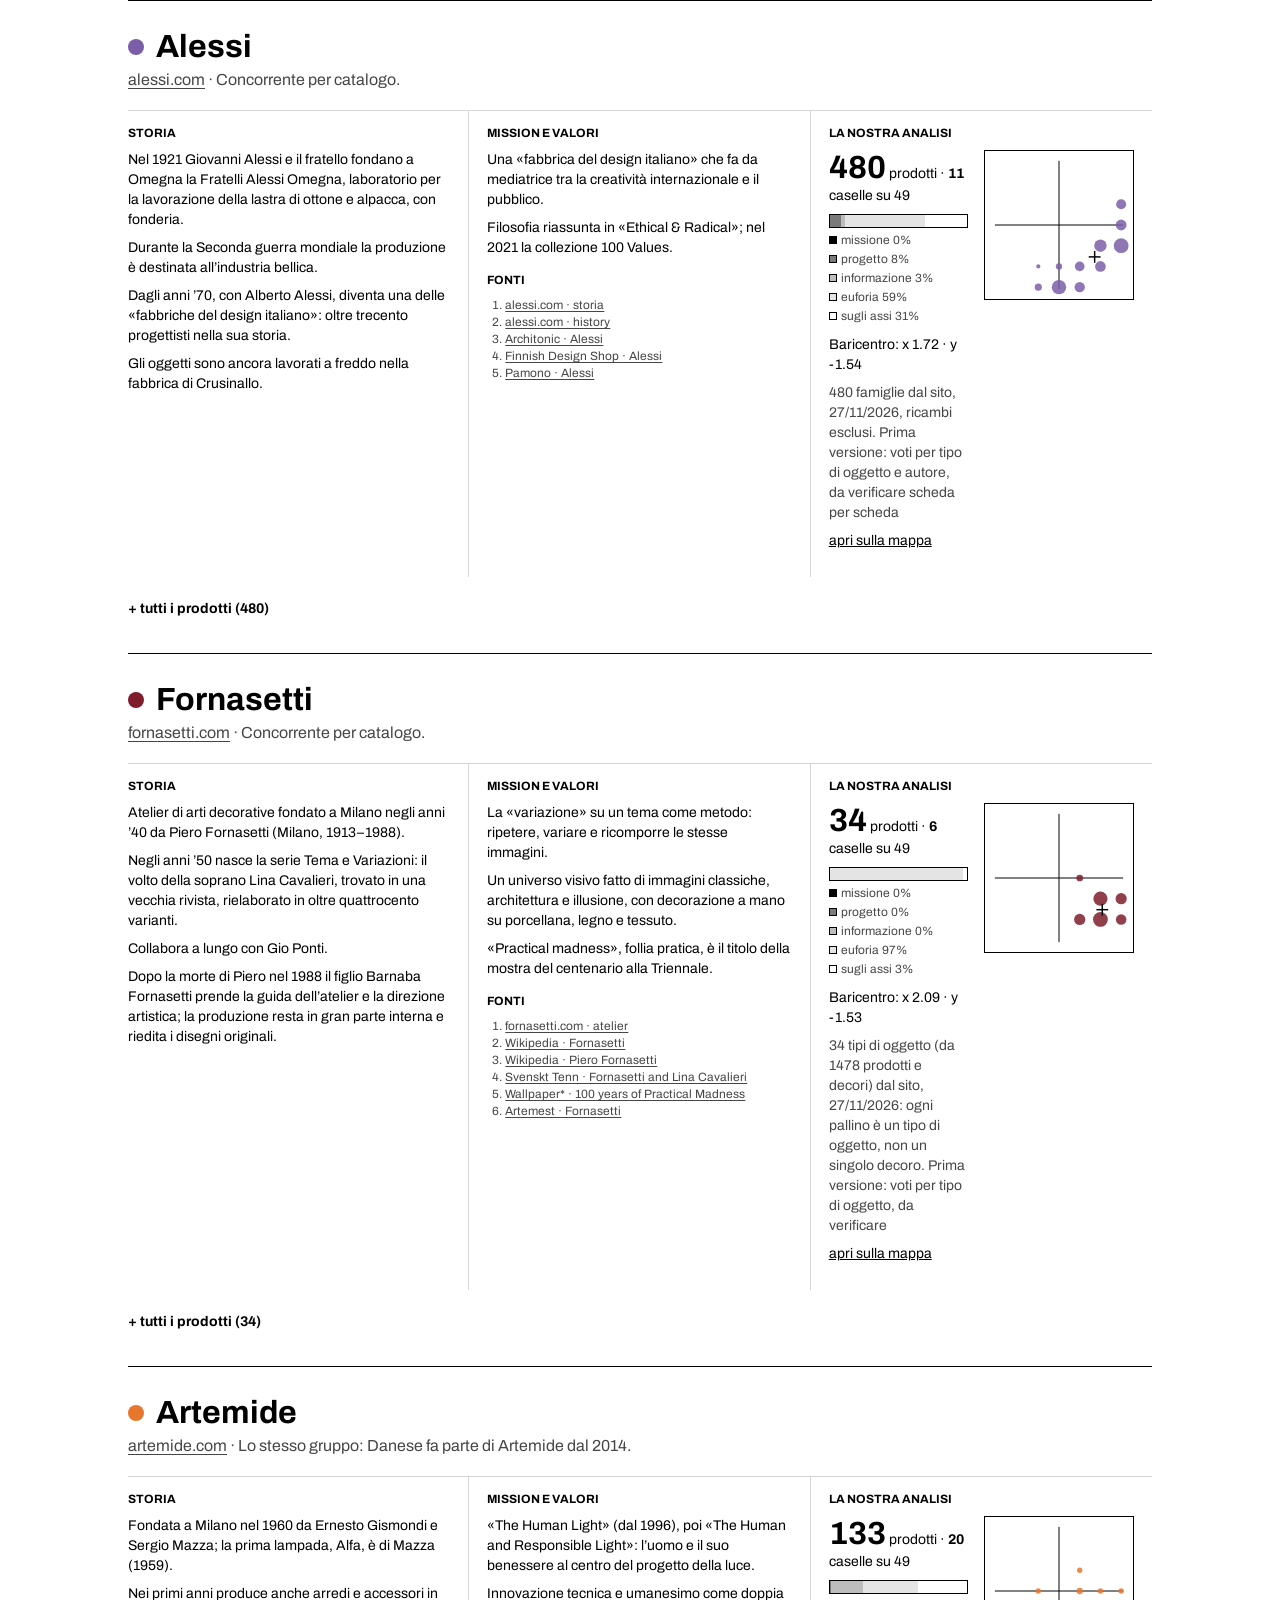
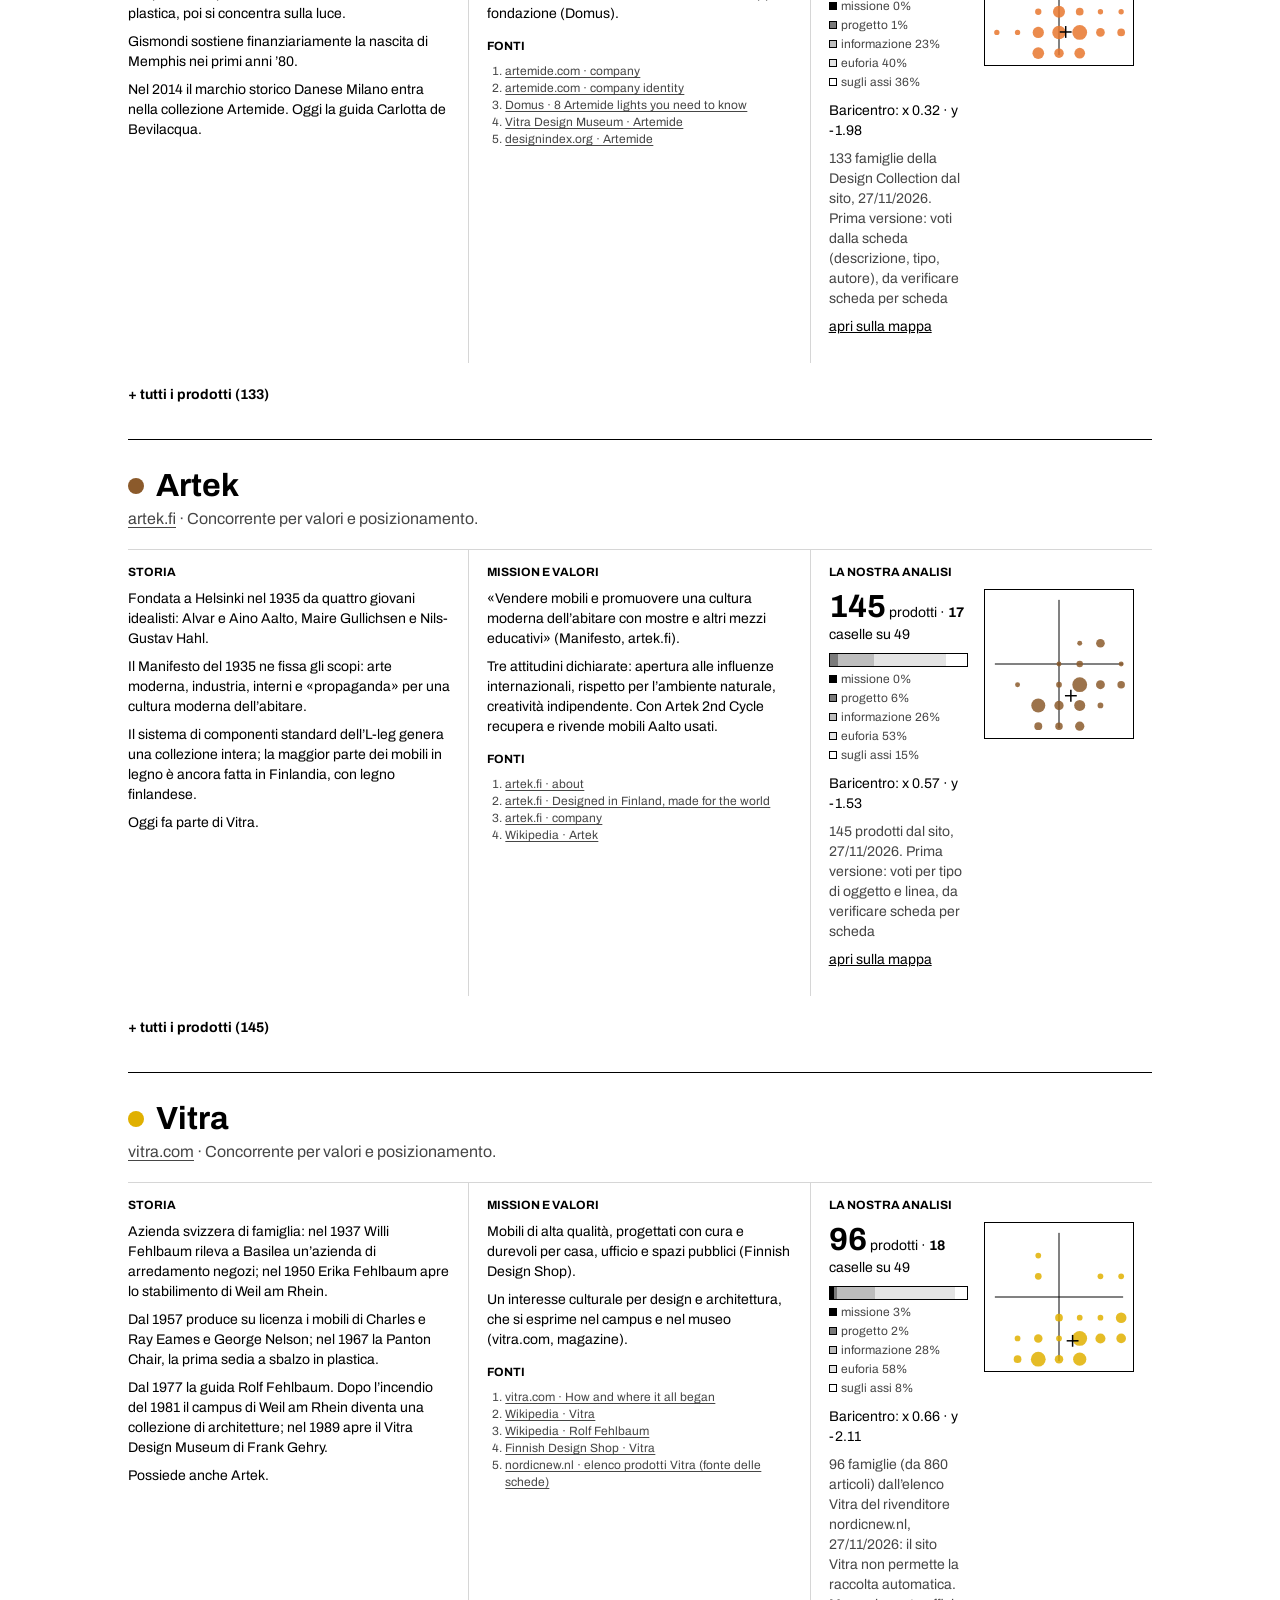
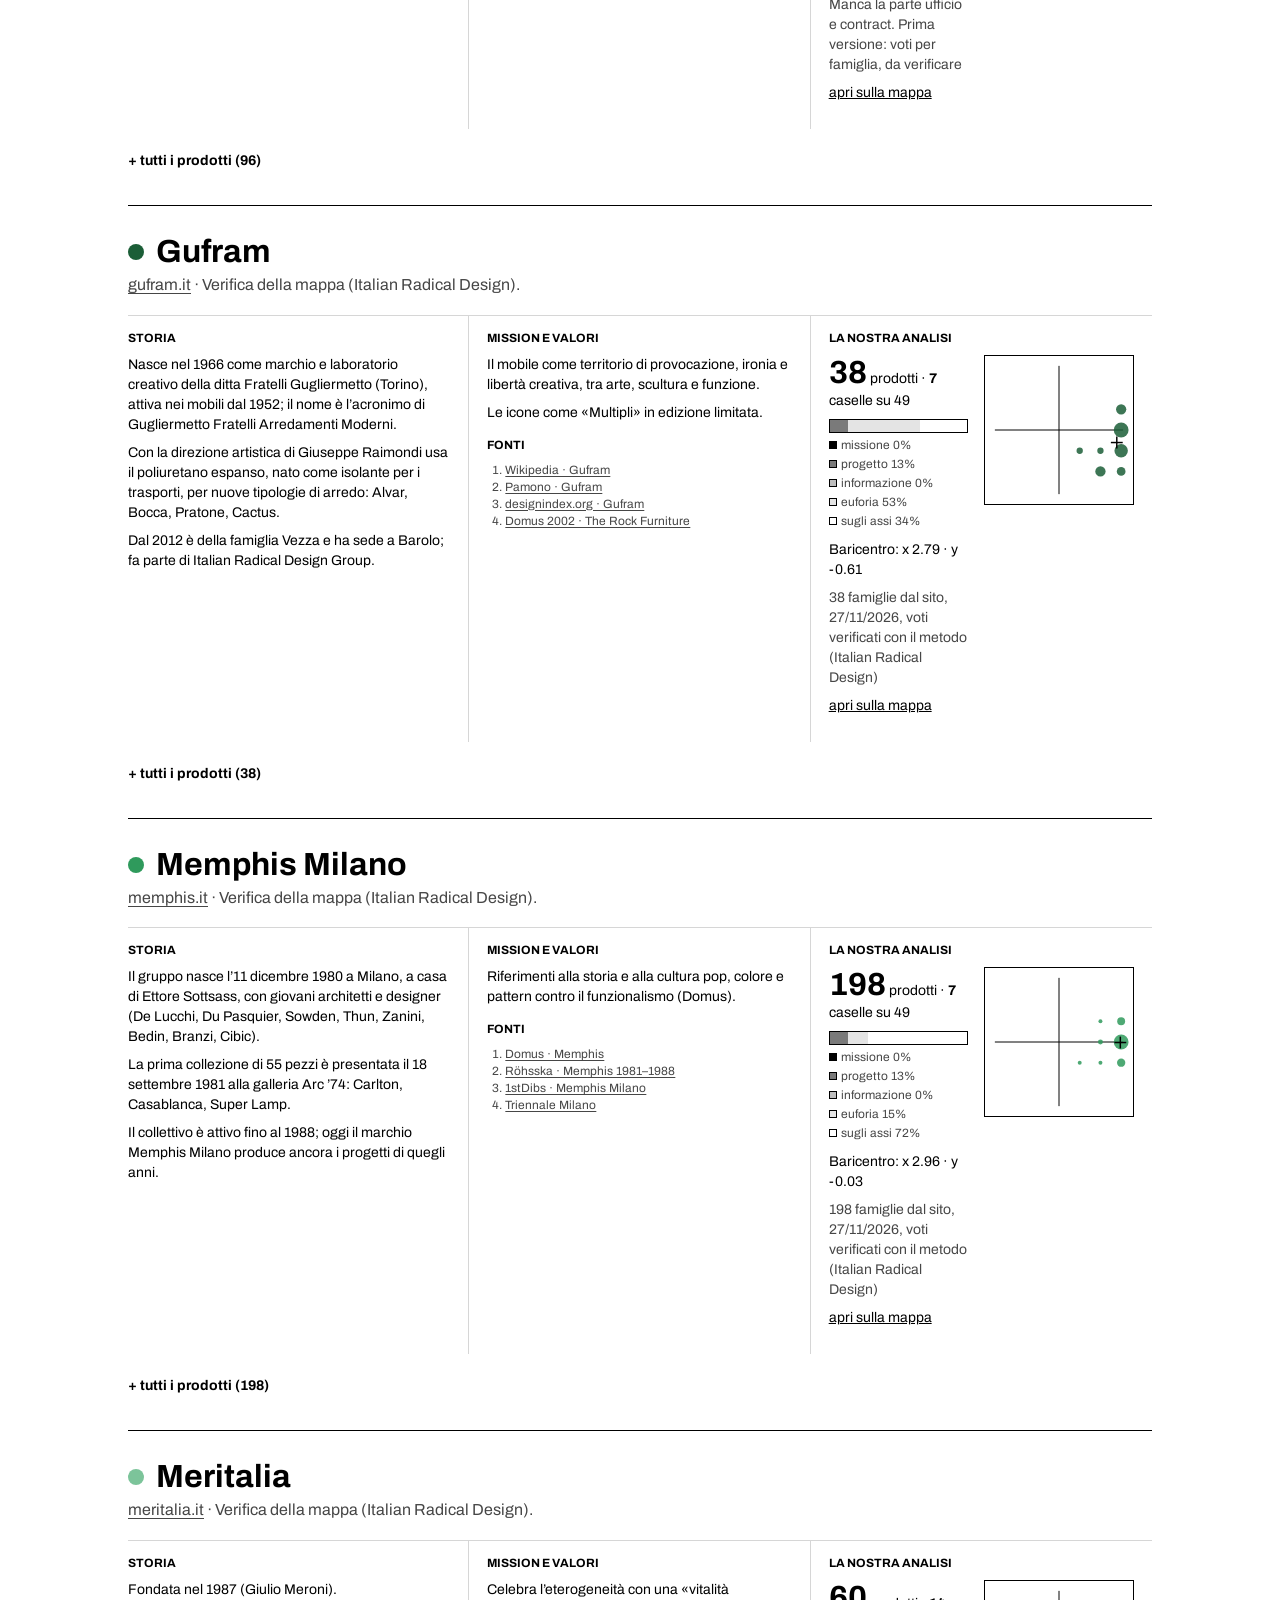
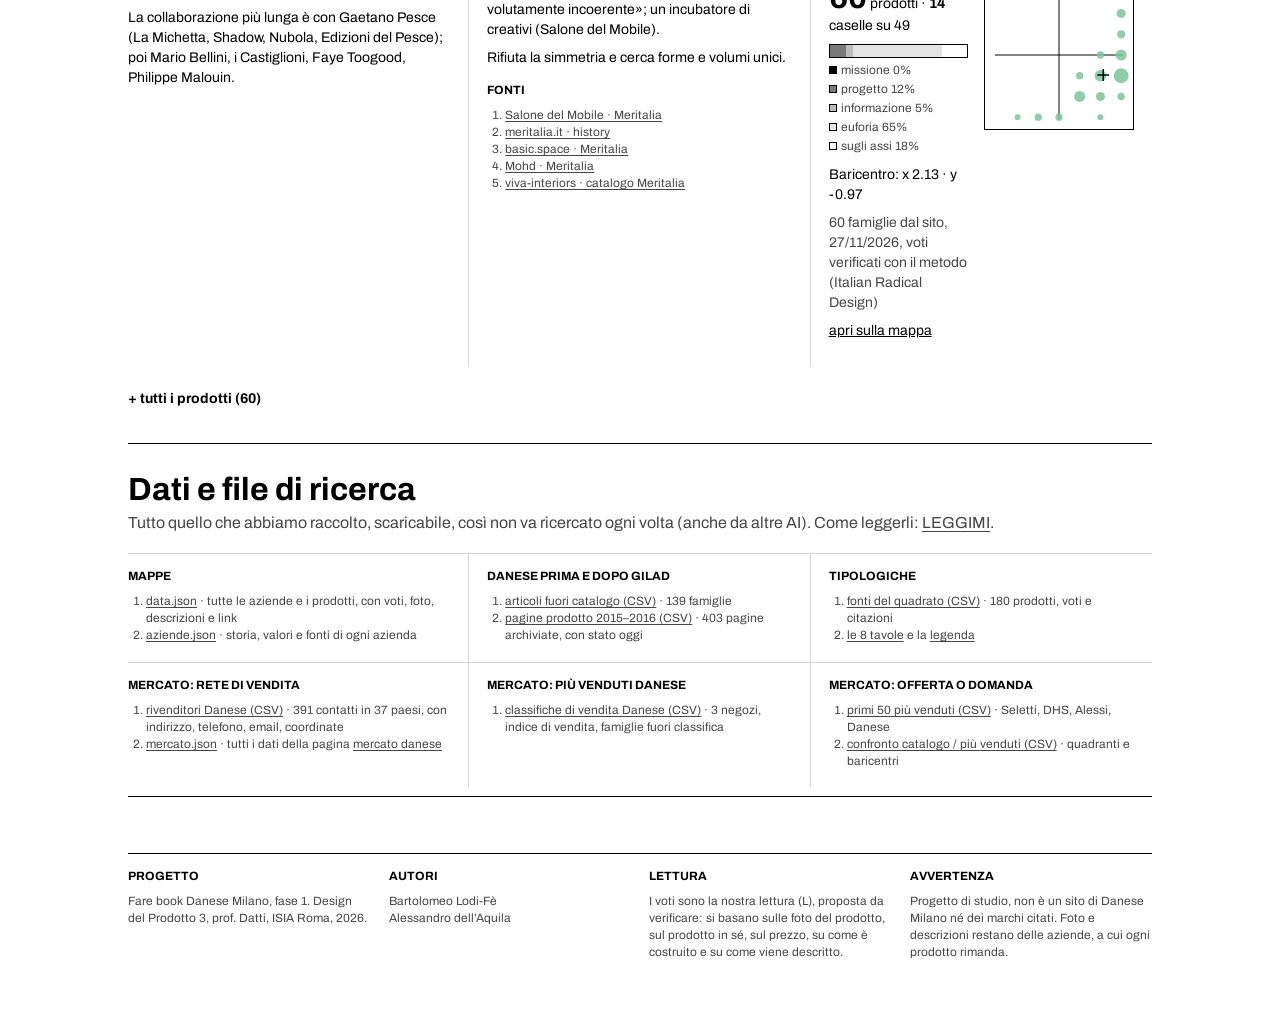
<file: archivio.html>
<!DOCTYPE html>
<html lang="it">
<head>
<meta charset="utf-8">
<meta name="viewport" content="width=device-width,initial-scale=1">
<title>archivio · mapping dei valori</title>
<link rel="preconnect" href="https://fonts.googleapis.com"><link rel="preconnect" href="https://fonts.gstatic.com" crossorigin>
<link href="https://fonts.googleapis.com/css2?family=Archivo:wght@400;700&display=swap" rel="stylesheet">
<link rel="stylesheet" href="style.css">
<style>
.lead{padding:26px 0 28px;border-bottom:1px solid var(--ink);display:grid;grid-template-columns:minmax(0,2fr) minmax(0,3fr)}
.lead h1{font:700 32px/36px Archivo,sans-serif;margin:0}
.lead p{margin:0 0 10px;font-size:16px;line-height:23px;max-width:66ch}
@media(max-width:866px){.lead{grid-template-columns:1fr;gap:12px}}
.bar{position:sticky;top:0;z-index:5;background:#fff;border-bottom:1px solid var(--ink);padding:10px 0;display:grid;grid-template-columns:minmax(0,2fr) minmax(0,3fr);align-items:center;gap:12px}
.bar input{font:400 16px/22px Archivo,sans-serif;border:0;border-bottom:1px solid var(--ink);padding:6px 0;width:100%;max-width:420px;background:none;outline:none}
.bar .row{display:flex;flex-wrap:wrap;gap:2px 18px}
.bar a{font:400 14px/20px Archivo,sans-serif;display:inline-flex;align-items:center;gap:6px;padding:4px 0}
.dot{width:10px;height:10px;border-radius:50%;display:inline-block;flex:none}
@media(max-width:866px){.bar{grid-template-columns:1fr;position:static}}
section.az{scroll-margin-top:90px;border-bottom:1px solid var(--ink);padding:28px 0 8px}
.az h2{font:700 32px/36px Archivo,sans-serif;margin:0 0 4px;display:flex;align-items:center;gap:12px}
.az h2 .dot{width:16px;height:16px}
.az .sub{color:var(--grey);margin:0 0 18px}
.az .sub a{text-decoration:underline;text-underline-offset:3px}
.cols{display:grid;grid-template-columns:repeat(3,minmax(0,1fr));border-top:1px solid var(--hair)}
.cols>div{padding:14px 18px 18px 0;border-right:1px solid var(--hair)}
.cols>div+div{padding-left:18px}.cols>div:last-child{border-right:0}
.cols h3{font:700 12px/17px Archivo,sans-serif;text-transform:uppercase;margin:0 0 8px}
.cols p{margin:0 0 8px;font-size:14px;line-height:20px}
.cols ol{margin:0;padding-left:18px;font-size:12px;line-height:17px;color:var(--grey)}
.cols ol a{text-decoration:underline;text-underline-offset:2px}
@media(max-width:866px){.cols{grid-template-columns:1fr}.cols>div{border-right:0;padding-left:0!important;border-bottom:1px solid var(--hair)}}
.ana{display:grid;grid-template-columns:minmax(0,1fr) 150px;gap:16px;align-items:start}
.qb{display:flex;height:14px;margin:6px 0 4px;border:1px solid var(--ink)}
.qb span{height:100%}
.ql{display:flex;flex-wrap:wrap;gap:2px 12px;font-size:12px;line-height:17px;color:var(--grey)}
.ql i{display:inline-block;width:8px;height:8px;margin-right:4px;vertical-align:0}
.big{font:700 32px/36px Archivo,sans-serif}
.mini{width:150px;height:150px;border:1px solid var(--ink)}
.prod{margin:14px 0 18px}
.prod summary{cursor:pointer;font:700 14px/20px Archivo,sans-serif;padding:8px 0;list-style:none}
.prod summary::-webkit-details-marker{display:none}
.prod summary::before{content:'+ ';}
.prod[open] summary::before{content:'− ';}
.cards{display:grid;grid-template-columns:repeat(4,minmax(0,1fr));gap:0;border-top:1px solid var(--ink)}
.card{border-bottom:1px solid var(--hair);border-right:1px solid var(--hair);padding:12px 12px 14px 0;display:flex;flex-direction:column;gap:6px}
.card:not(:nth-child(4n+1)){padding-left:12px}.card:nth-child(4n){border-right:0}
.card .ph{aspect-ratio:1/1;background:#f4f4f4;display:flex;align-items:center;justify-content:center;overflow:hidden}
.card .ph img{width:100%;height:100%;object-fit:contain;mix-blend-mode:multiply}
.card .ph span{font-size:12px;color:var(--light)}
.card h4{font:700 14px/18px Archivo,sans-serif;margin:2px 0 0}
.card .m{font-size:12px;line-height:16px;color:var(--grey);margin:0}
.card .d{font-size:12px;line-height:17px;margin:0}
.card .v{display:flex;gap:10px;font-size:12px;line-height:16px;margin:2px 0 0}
.card .v b{font-weight:700}
.card .q{font-size:12px;line-height:16px;margin:0}
.card a.go{font:700 12px/16px Archivo,sans-serif;text-decoration:underline;text-underline-offset:3px;margin-top:auto}
@media(max-width:1100px){.cards{grid-template-columns:repeat(3,minmax(0,1fr))}.card{padding-left:12px!important;border-right:1px solid var(--hair)!important}}
@media(max-width:592px){.cards{grid-template-columns:1fr 1fr}}
.none{padding:12px 0;color:var(--grey);font-size:14px}
</style>
</head>
<body>
<div class="wrap">
<header class="top">
 <a class="brand" href="index.html">mapping dei valori<span>Fare book Danese · ISIA Roma</span></a>
 <nav class="menu"><a href="index.html">mappe</a><a href="metodo.html">metodo</a><a href="tipologiche.html">tipologiche</a><a href="archivio.html" aria-current="page">archivio</a><a href="mercato.html">mercato danese</a><a href="progetto.html">progetto e fonti</a></nav>
</header>
<div class="lead">
 <h1>Archivio</h1>
 <div><p>Tutto quello che abbiamo raccolto su ogni azienda: storia, mission e valori, la nostra analisi sulla mappa e l’elenco completo dei prodotti, ognuno con foto, descrizione dalla scheda, voti e link.</p>
 <p class="g">Storia e valori sono riassunti dalle fonti elencate sotto ogni azienda. Foto e descrizioni vengono dalle schede dei siti delle aziende (per Vitra, da un rivenditore). I voti sono la nostra lettura: come si calcolano è spiegato nel <a href="metodo.html"><u>metodo</u></a>.</p></div>
</div>
<div class="bar"><input type="search" id="q" placeholder="cosa cerchi? cucchiaio, lampada, legno, Munari…" autocomplete="off"><div class="row" id="nav"></div></div>
<main id="arch"><p class="none">Caricamento…</p></main>
<section class="az" id="a-dati"><h2>Dati e file di ricerca</h2>
<p class="sub">Tutto quello che abbiamo raccolto, scaricabile, così non va ricercato ogni volta (anche da altre AI). Come leggerli: <a href="dati/LEGGIMI.md" target="_blank" rel="noopener">LEGGIMI</a>.</p>
<div class="cols"><div><h3>Mappe</h3><ol><li><a href="data.json" download>data.json</a> · tutte le aziende e i prodotti, con voti, foto, descrizioni e link</li><li><a href="aziende.json" download>aziende.json</a> · storia, valori e fonti di ogni azienda</li></ol></div>
<div><h3>Danese prima e dopo Gilad</h3><ol><li><a href="dati/danese_fuori_catalogo.csv" download>articoli fuori catalogo (CSV)</a> · 139 famiglie</li><li><a href="dati/danese_sito_2015_2016_pagine_prodotto.csv" download>pagine prodotto 2015–2016 (CSV)</a> · 403 pagine archiviate, con stato oggi</li></ol></div>
<div><h3>Tipologiche</h3><ol><li><a href="tipologiche/fonti-quadrato.csv" download>fonti del quadrato (CSV)</a> · 180 prodotti, voti e citazioni</li><li><a href="tipologiche.html">le 8 tavole</a> e la <a href="tipologiche/legenda.pdf" target="_blank" rel="noopener">legenda</a></li></ol></div></div>
<div class="cols"><div><h3>Mercato: rete di vendita</h3><ol><li><a href="dati/danese_rivenditori.csv" download>rivenditori Danese (CSV)</a> · 391 contatti in 37 paesi, con indirizzo, telefono, email, coordinate</li><li><a href="mercato.json" download>mercato.json</a> · tutti i dati della pagina <a href="mercato.html">mercato danese</a></li></ol></div>
<div><h3>Mercato: più venduti Danese</h3><ol><li><a href="dati/danese_classifiche_vendita.csv" download>classifiche di vendita Danese (CSV)</a> · 3 negozi, indice di vendita, famiglie fuori classifica</li></ol></div>
<div><h3>Mercato: offerta o domanda</h3><ol><li><a href="dati/piu_venduti_top50.csv" download>primi 50 più venduti (CSV)</a> · Seletti, DHS, Alessi, Danese</li><li><a href="dati/piu_venduti_confronto.csv" download>confronto catalogo / più venduti (CSV)</a> · quadranti e baricentri</li></ol></div></div>
</section>
<footer>
 <div><p><b>Progetto</b></p><p>Fare book Danese Milano, fase 1. Design del Prodotto 3, prof. Datti, ISIA Roma, 2026.</p></div>
 <div><p><b>Autori</b></p><p>Bartolomeo Lodi-Fè<br>Alessandro dell’Aquila</p></div>
 <div><p><b>Lettura</b></p><p>I voti sono la nostra lettura (L), proposta da verificare: si basano sulle foto del prodotto, sul prodotto in sé, sul prezzo, su come è costruito e su come viene descritto.</p></div>
 <div><p><b>Avvertenza</b></p><p>Progetto di studio, non è un sito di Danese Milano né dei marchi citati. Foto e descrizioni restano delle aziende, a cui ogni prodotto rimanda.</p></div>
</footer>
</div>
<script src="search.js"></script>
<script>
{
const $=id=>document.getElementById(id);
const esc=s=>String(s==null?'':s).replace(/[&<>"']/g,c=>({'&':'&amp;','<':'&lt;','>':'&gt;','"':'&quot;',"'":'&#39;'}[c]));

const QN=['missione','progetto','informazione','euforia','sugli assi'],QC=['#000','#7a7a7a','#bdbdbd','#e4e4e4','#fff'];
const xy=v=>{const [U,P,C,L]=v.split('').map(Number);return [L-C,U-P]};
const quad=([x,y])=>y>0&&x<0?0:y>0&&x>0?1:y<0&&x<0?2:y<0&&x>0?3:4;
let B=[],A={},q='';
function mini(b){const P=v=>75+v*21;let s=`<svg class="mini" viewBox="0 0 150 150" aria-hidden="true"><line x1="10" y1="75" x2="140" y2="75" stroke="#000" stroke-width="1"/><line x1="75" y1="10" x2="75" y2="140" stroke="#000" stroke-width="1"/>`;
 const c={};b.items.forEach(it=>{const k=xy(it.v).join(',');c[k]=(c[k]||0)+1});const mx=Math.max(...Object.values(c));
 Object.entries(c).forEach(([k,n])=>{const [x,y]=k.split(',').map(Number);s+=`<circle cx="${P(x)}" cy="${P(-y)}" r="${(1.5+6*Math.sqrt(n/mx)).toFixed(1)}" fill="${b.col}" fill-opacity=".85"/>`});
 const m=b.items.reduce((a,it)=>{const p=xy(it.v);return [a[0]+p[0],a[1]+p[1]]},[0,0]).map(v=>v/b.items.length);
 s+=`<g stroke="#000" stroke-width="1.5"><line x1="${P(m[0])-6}" y1="${P(-m[1])}" x2="${P(m[0])+6}" y2="${P(-m[1])}"/><line x1="${P(m[0])}" y1="${P(-m[1])-6}" x2="${P(m[0])}" y2="${P(-m[1])+6}"/></g></svg>`;return s}
function analysis(b){const n=b.items.length,cnt=[0,0,0,0,0],cells=new Set();let sx=0,sy=0;
 b.items.forEach(it=>{const p=xy(it.v);cnt[quad(p)]++;cells.add(p.join(','));sx+=p[0];sy+=p[1]});
 const pc=cnt.map(c=>Math.round(100*c/n));
 return `<div class="ana"><div><p><span class="big">${n}</span> prodotti · <b>${cells.size}</b> caselle su 49</p>
 <div class="qb">${pc.map((p,i)=>p?`<span style="width:${p}%;background:${QC[i]}" title="${QN[i]} ${p}%"></span>`:'').join('')}</div>
 <div class="ql">${pc.map((p,i)=>`<span><i style="background:${QC[i]};border:1px solid #000"></i>${QN[i]} ${p}%</span>`).join('')}</div>
 <p style="margin-top:10px">Baricentro: x ${(sx/n).toFixed(2)} · y ${(sy/n).toFixed(2)}</p>
 <p class="g">${esc(b.note)}</p>
 <p><a href="index.html#${b.id}"><u>apri sulla mappa</u></a></p></div>${mini(b)}</div>`}
function card(it,b){const v=it.v.split('').map(Number),p=xy(it.v);
 return `<article class="card"><div class="ph">${it.p?`<img src="${esc(it.p)}" alt="${esc(it.n)}" loading="lazy" referrerpolicy="no-referrer">`:'<span>foto non disponibile</span>'}</div>
 <h4>${esc(it.n)}</h4><p class="m">${esc(it.i||'')}</p>${it.d?`<p class="d">${esc(it.d)}</p>`:''}
 <p class="v">${'UPCL'.split('').map((k,i)=>`<span>${k} <b>${v[i]}</b></span>`).join('')}</p>
 <p class="q">x ${p[0]>0?'+':''}${p[0]} · y ${p[1]>0?'+':''}${p[1]} · <b>${QN[quad(p)]}</b></p>
 ${it.u?`<a class="go" href="${esc(it.u)}" target="_blank" rel="noopener">${it.s?'cerca sul sito':'scheda su '+esc(it.src||b.site)} ↗</a>`:''}</article>`}
let QP=[];const match=(it,b)=>!q||SMART.test(QP,it.n+' '+(it.i||'')+' '+(it.d||'')+' '+Object.values(it.g||{}).flat().join(' ')+' '+b.name);
function render(){
 $('arch').innerHTML=B.map(b=>{const a=A[b.id]||{};const its=b.items.filter(it=>match(it,b)).sort((x,y)=>x.n.localeCompare(y.n));
  if(q&&!its.length)return '';
  return `<section class="az" id="a-${b.id}"><h2><span class="dot" style="background:${b.col}"></span>${esc(b.name)}</h2>
  <p class="sub"><a href="https://${esc(b.site)}" target="_blank" rel="noopener">${esc(b.site)}</a> · ${esc(a.perche||'')}</p>
  ${q?'':`<div class="cols"><div><h3>Storia</h3>${(a.storia||[]).map(s=>`<p>${esc(s)}</p>`).join('')}</div>
  <div><h3>Mission e valori</h3>${(a.valori||[]).map(s=>`<p>${esc(s)}</p>`).join('')}<h3 style="margin-top:14px">Fonti</h3><ol>${(a.fonti||[]).map(([t,u])=>`<li><a href="${esc(u)}" target="_blank" rel="noopener">${esc(t)}</a></li>`).join('')}</ol></div>
  <div><h3>La nostra analisi</h3>${analysis(b)}</div></div>`}
  <details class="prod"${q?' open':''}><summary>${q?its.length+' prodotti trovati':'tutti i prodotti ('+its.length+')'}</summary><div class="cards">${its.map(it=>card(it,b)).join('')}</div></details></section>`}).join('')||'<p class="none">Nessun prodotto trovato.</p>';
}
fetch('data.json',{cache:'no-cache'}).then(r=>r.json()).then(d=>{B=d;return fetch('aziende.json',{cache:'no-cache'}).then(r=>r.json())}).then(a=>{A=a;
 $('nav').innerHTML=B.map(b=>`<a href="#a-${b.id}"><span class="dot" style="background:${b.col}"></span>${esc(b.name)}</a>`).join('');render();
 if(location.hash){const e=document.querySelector(location.hash);if(e)e.scrollIntoView()}}).catch(()=>{$('arch').innerHTML='<p class="none">Dati non caricati.</p>'});
let t=0;$('q').addEventListener('input',e=>{clearTimeout(t);t=setTimeout(()=>{q=e.target.value.trim().toLowerCase();QP=SMART.compile(q);render()},200)});
}
</script>
</body>
</html>
</file>
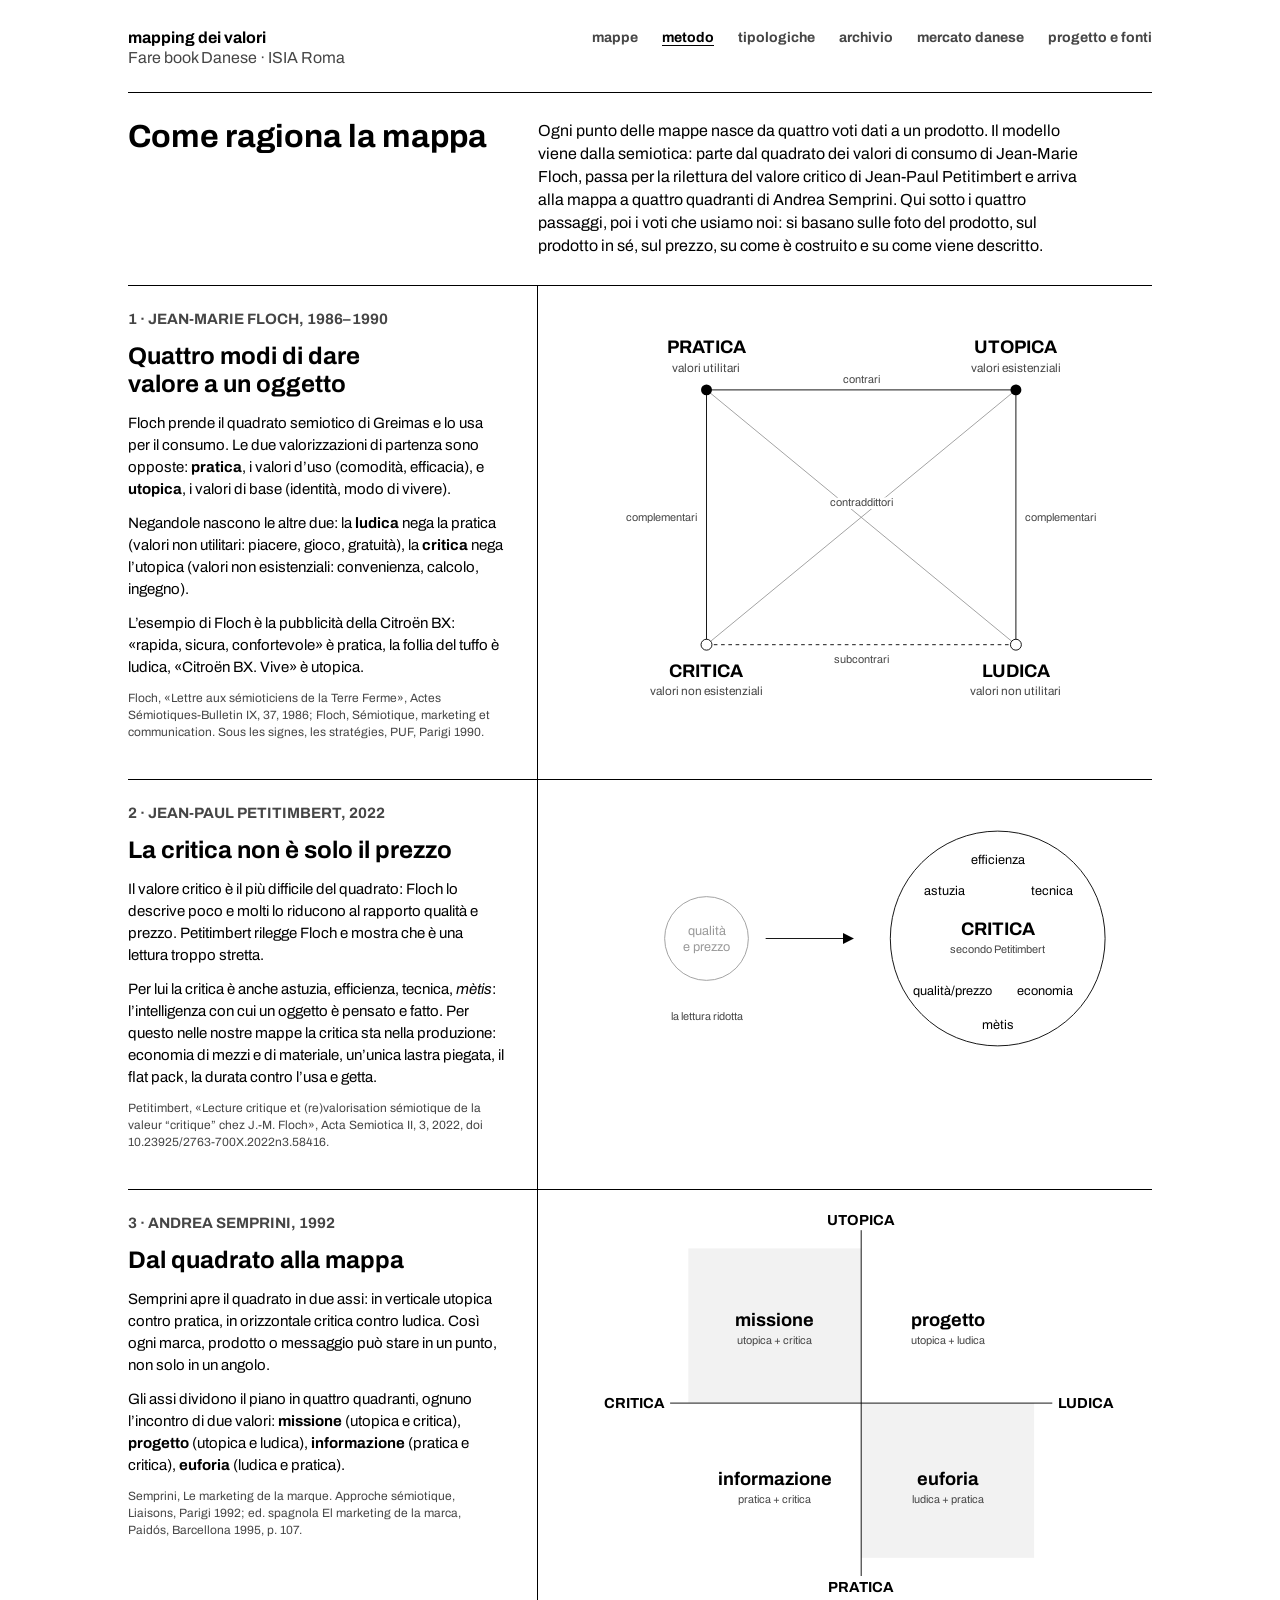
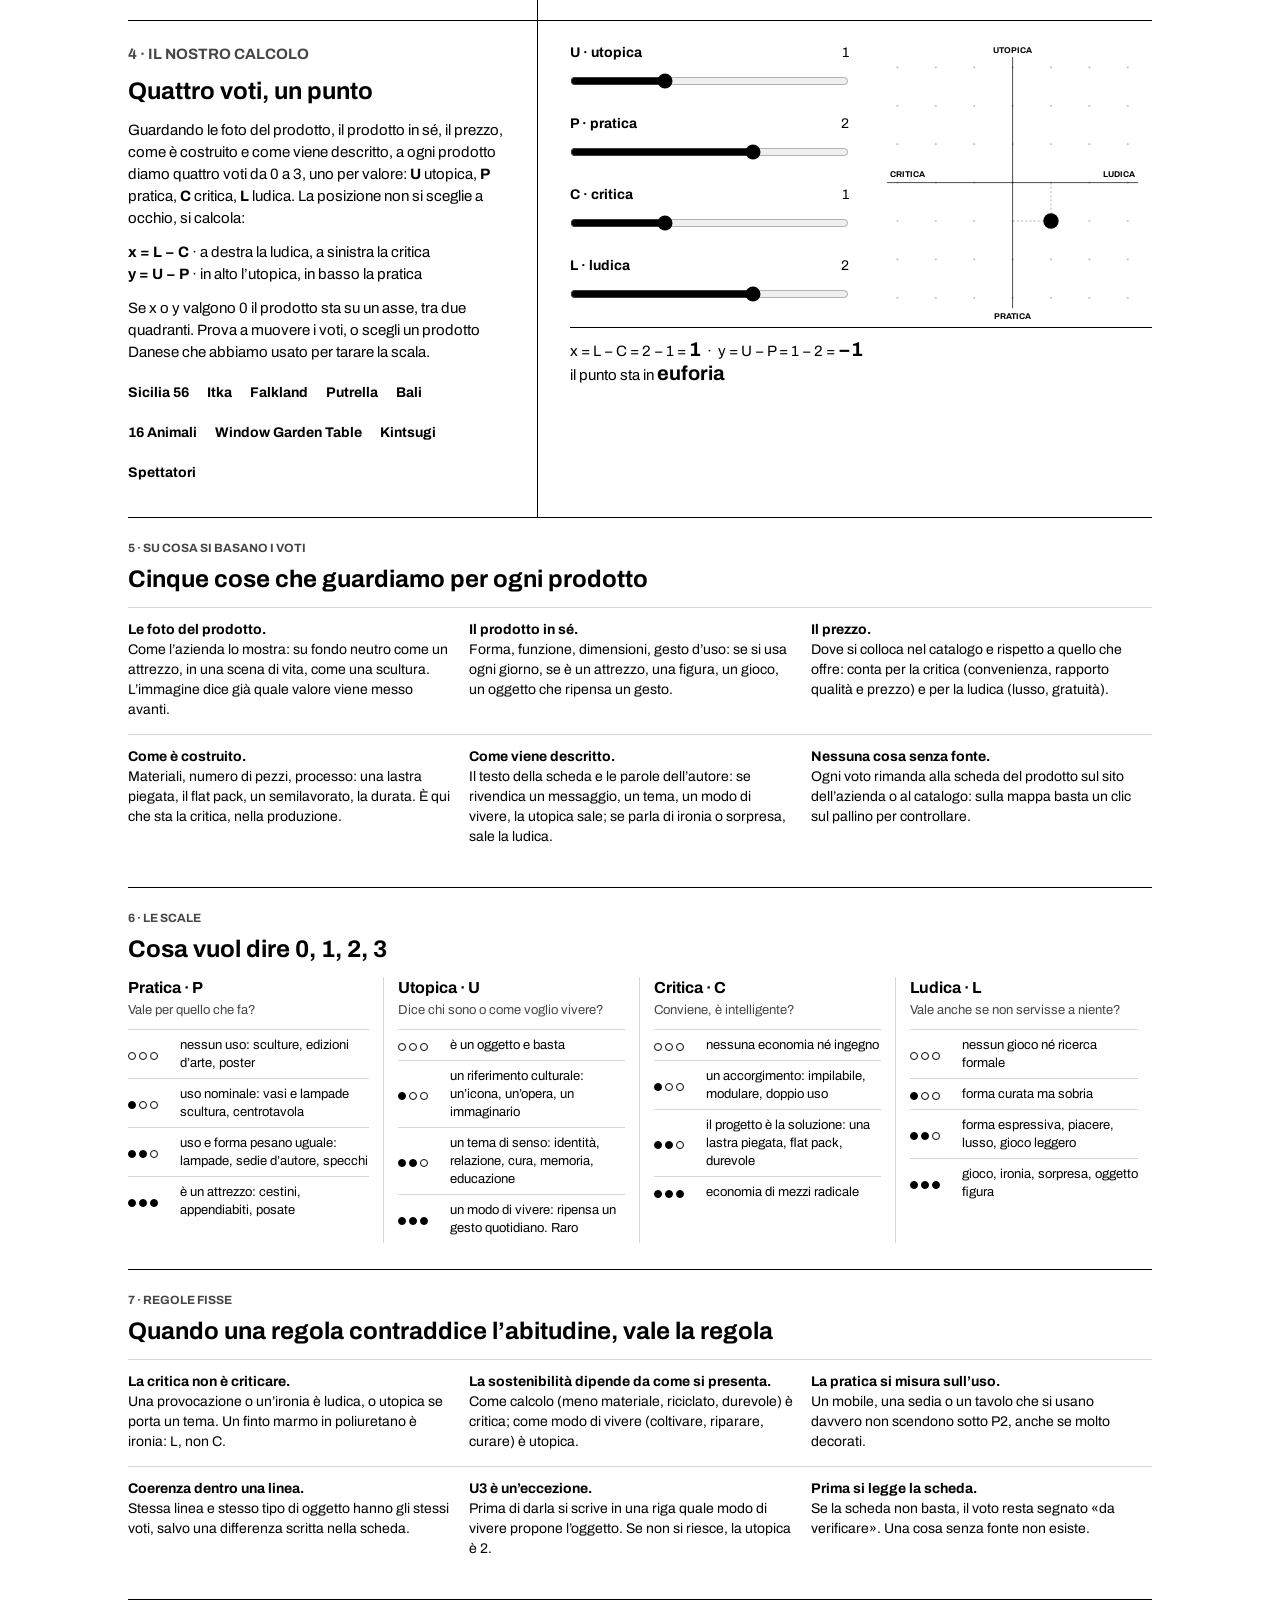
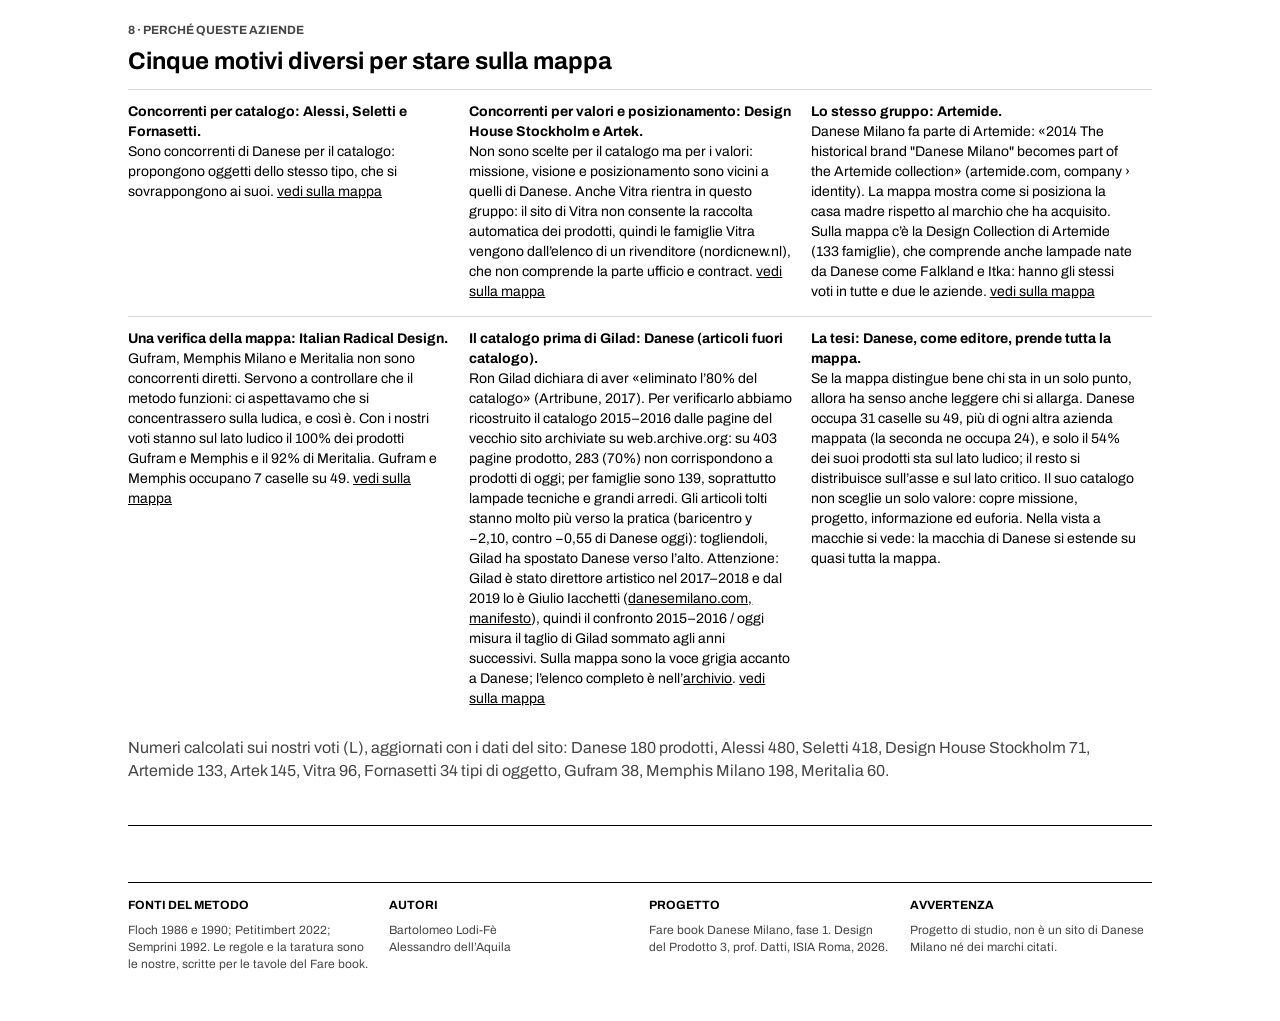
<file: metodo.html>
<!DOCTYPE html>
<html lang="it">
<head>
<meta charset="utf-8">
<meta name="viewport" content="width=device-width,initial-scale=1">
<title>metodo · mapping dei valori</title>
<meta name="description" content="Come funziona il mapping dei valori: da Floch a Semprini, fino ai voti U P C L.">
<link rel="preconnect" href="https://fonts.googleapis.com"><link rel="preconnect" href="https://fonts.gstatic.com" crossorigin>
<link href="https://fonts.googleapis.com/css2?family=Archivo:wght@400;700&display=swap" rel="stylesheet">
<link rel="stylesheet" href="style.css">
<style>
.step{display:grid;grid-template-columns:minmax(0,2fr) minmax(0,3fr);gap:0;border-bottom:1px solid var(--ink)}
.step>div{padding:22px 0 26px}
.step>.txt{padding-right:32px;border-right:1px solid var(--ink)}
.step>.pic{padding-left:32px}
@media(max-width:866px){.step{grid-template-columns:1fr}.step>.txt{border-right:0;padding-right:0}.step>.pic{padding-left:0;padding-top:0}}
.n{font:700 12px/17px Archivo,sans-serif;text-transform:uppercase;color:var(--grey);margin:0 0 8px}
h2{font:700 24px/28px Archivo,sans-serif;margin:0 0 14px;text-wrap:balance}
.txt p{margin:0 0 12px;font-size:15px;line-height:22px}
.src{font-size:12px!important;line-height:17px!important;color:var(--grey)}
svg.dg{width:100%;height:auto;display:block}
.lead{padding:26px 0 28px;border-bottom:1px solid var(--ink);display:grid;grid-template-columns:minmax(0,2fr) minmax(0,3fr)}
.lead h1{font:700 32px/36px Archivo,sans-serif;margin:0;text-wrap:balance}
.lead p{margin:0;font-size:16px;line-height:23px;max-width:62ch}
@media(max-width:866px){.lead{grid-template-columns:1fr;gap:12px}}
.calc{display:grid;grid-template-columns:minmax(0,1fr) minmax(0,1fr);gap:24px;align-items:start}
@media(max-width:592px){.calc{grid-template-columns:1fr}}
.sl{margin:0 0 14px}
.sl label{display:flex;justify-content:space-between;font-size:14px;line-height:20px}
.sl label b{font-weight:700}
.sl input{width:100%;accent-color:#000;margin:6px 0 0;height:24px}
.out{font-size:15px;line-height:22px;border-top:1px solid var(--ink);padding-top:10px}
.out b{font-size:20px}
.ex{display:flex;flex-wrap:wrap;gap:4px 18px;margin-top:6px}
.scale{display:grid;grid-template-columns:repeat(4,minmax(0,1fr));gap:0}
.scale>div{padding:0 14px 0 0;border-right:1px solid var(--hair)}
.scale>div+div{padding-left:14px}.scale>div:last-child{border-right:0}
.scale h3{font:700 16px/22px Archivo,sans-serif;margin:0 0 2px}
.scale .q{font-size:13px;line-height:18px;color:var(--grey);margin:0 0 10px}
.lv{display:grid;grid-template-columns:44px minmax(0,1fr);gap:8px;font-size:13px;line-height:18px;padding:6px 0;border-top:1px solid var(--hair)}
.lv i{display:flex;gap:3px;align-items:center;padding-top:3px}
.lv i span{width:8px;height:8px;border-radius:50%;border:1px solid #000}
.lv i span.f{background:#000}
@media(max-width:866px){.scale{grid-template-columns:1fr 1fr;gap:18px 0}.scale>div:nth-child(2n){border-right:0}.scale>div:nth-child(3){padding-left:0}}
@media(max-width:592px){.scale{grid-template-columns:1fr}.scale>div{border-right:0;padding:0!important}}
.rules{counter-reset:r;display:grid;grid-template-columns:repeat(3,minmax(0,1fr));gap:0}
.rules p{margin:0;padding:12px 16px 14px 0;border-top:1px solid var(--hair);font-size:14px;line-height:20px}
.rules p b{display:block}
@media(max-width:866px){.rules{grid-template-columns:1fr}}
</style>
</head>
<body>
<div class="wrap">
<header class="top">
 <a class="brand" href="index.html">mapping dei valori<span>Fare book Danese · ISIA Roma</span></a>
 <nav class="menu"><a href="index.html">mappe</a><a href="metodo.html" aria-current="page">metodo</a><a href="tipologiche.html">tipologiche</a><a href="archivio.html">archivio</a><a href="mercato.html">mercato danese</a><a href="progetto.html">progetto e fonti</a></nav>
</header>

<div class="lead">
 <h1>Come ragiona la mappa</h1>
 <p>Ogni punto delle mappe nasce da quattro voti dati a un prodotto. Il modello viene dalla semiotica: parte dal quadrato dei valori di consumo di Jean-Marie Floch, passa per la rilettura del valore critico di Jean-Paul Petitimbert e arriva alla mappa a quattro quadranti di Andrea Semprini. Qui sotto i quattro passaggi, poi i voti che usiamo noi: si basano sulle foto del prodotto, sul prodotto in sé, sul prezzo, su come è costruito e su come viene descritto.</p>
</div>

<section class="step">
 <div class="txt">
  <p class="n">1 · Jean-Marie Floch, 1986–1990</p>
  <h2>Quattro modi di dare valore a un oggetto</h2>
  <p>Floch prende il quadrato semiotico di Greimas e lo usa per il consumo. Le due valorizzazioni di partenza sono opposte: <b>pratica</b>, i valori d’uso (comodità, efficacia), e <b>utopica</b>, i valori di base (identità, modo di vivere).</p>
  <p>Negandole nascono le altre due: la <b>ludica</b> nega la pratica (valori non utilitari: piacere, gioco, gratuità), la <b>critica</b> nega l’utopica (valori non esistenziali: convenienza, calcolo, ingegno).</p>
  <p>L’esempio di Floch è la pubblicità della Citroën BX: «rapida, sicura, confortevole» è pratica, la follia del tuffo è ludica, «Citroën BX. Vive» è utopica.</p>
  <p class="src">Floch, «Lettre aux sémioticiens de la Terre Ferme», Actes Sémiotiques-Bulletin IX, 37, 1986; Floch, Sémiotique, marketing et communication. Sous les signes, les stratégies, PUF, Parigi 1990.</p>
 </div>
 <div class="pic">
  <svg class="dg" viewBox="0 0 640 460" role="img" aria-label="Quadrato semiotico di Floch: pratica e utopica in alto, critica e ludica in basso">
   <g font-family="Archivo,Helvetica,sans-serif" fill="#000">
    <line x1="150" y1="90" x2="490" y2="90" stroke="#000"/>
    <line x1="150" y1="370" x2="490" y2="370" stroke="#000" stroke-dasharray="4 4"/>
    <line x1="150" y1="90" x2="490" y2="370" stroke="#9a9a9a"/><line x1="490" y1="90" x2="150" y2="370" stroke="#9a9a9a"/>
    <line x1="150" y1="90" x2="150" y2="370" stroke="#000"/><line x1="490" y1="90" x2="490" y2="370" stroke="#000"/>
    <circle cx="150" cy="90" r="6"/><circle cx="490" cy="90" r="6"/><circle cx="150" cy="370" r="6" fill="#fff" stroke="#000"/><circle cx="490" cy="370" r="6" fill="#fff" stroke="#000"/>
    <text x="150" y="50" font-size="20" font-weight="700" text-anchor="middle">PRATICA</text><text x="150" y="70" font-size="13" text-anchor="middle" fill="#464646">valori utilitari</text>
    <text x="490" y="50" font-size="20" font-weight="700" text-anchor="middle">UTOPICA</text><text x="490" y="70" font-size="13" text-anchor="middle" fill="#464646">valori esistenziali</text>
    <text x="150" y="405" font-size="20" font-weight="700" text-anchor="middle">CRITICA</text><text x="150" y="425" font-size="13" text-anchor="middle" fill="#464646">valori non esistenziali</text>
    <text x="490" y="405" font-size="20" font-weight="700" text-anchor="middle">LUDICA</text><text x="490" y="425" font-size="13" text-anchor="middle" fill="#464646">valori non utilitari</text>
    <text x="320" y="82" font-size="12" text-anchor="middle" fill="#464646">contrari</text>
    <text x="320" y="390" font-size="12" text-anchor="middle" fill="#464646">subcontrari</text>
    <text x="320" y="218" font-size="12" text-anchor="middle" fill="#464646" stroke="#fff" stroke-width="6" paint-order="stroke">contraddittori</text>
    <text x="140" y="234" font-size="12" text-anchor="end" fill="#464646">complementari</text><text x="500" y="234" font-size="12" fill="#464646">complementari</text>
   </g>
  </svg>
 </div>
</section>

<section class="step">
 <div class="txt">
  <p class="n">2 · Jean-Paul Petitimbert, 2022</p>
  <h2>La critica non è solo il prezzo</h2>
  <p>Il valore critico è il più difficile del quadrato: Floch lo descrive poco e molti lo riducono al rapporto qualità e prezzo. Petitimbert rilegge Floch e mostra che è una lettura troppo stretta.</p>
  <p>Per lui la critica è anche astuzia, efficienza, tecnica, <i>mètis</i>: l’intelligenza con cui un oggetto è pensato e fatto. Per questo nelle nostre mappe la critica sta nella produzione: economia di mezzi e di materiale, un’unica lastra piegata, il flat pack, la durata contro l’usa e getta.</p>
  <p class="src">Petitimbert, «Lecture critique et (re)valorisation sémiotique de la valeur “critique” chez J.-M. Floch», Acta Semiotica II, 3, 2022, doi 10.23925/2763-700X.2022n3.58416.</p>
 </div>
 <div class="pic">
  <svg class="dg" viewBox="0 0 640 300" role="img" aria-label="Il valore critico allargato: dal solo prezzo a quattro significati">
   <g font-family="Archivo,Helvetica,sans-serif">
    <circle cx="150" cy="150" r="46" fill="#fff" stroke="#9a9a9a"/><text x="150" y="146" font-size="14" text-anchor="middle" fill="#9a9a9a">qualità</text><text x="150" y="164" font-size="14" text-anchor="middle" fill="#9a9a9a">e prezzo</text>
    <text x="150" y="240" font-size="12" text-anchor="middle" fill="#464646">la lettura ridotta</text>
    <line x1="215" y1="150" x2="300" y2="150" stroke="#000"/><path d="M300,144 L312,150 L300,156 Z"/>
    <circle cx="470" cy="150" r="118" fill="none" stroke="#000"/>
    <text x="470" y="146" font-size="20" font-weight="700" text-anchor="middle">CRITICA</text><text x="470" y="166" font-size="12" text-anchor="middle" fill="#464646">secondo Petitimbert</text>
    <g font-size="14" text-anchor="middle"><text x="470" y="68">efficienza</text><text x="470" y="250">mètis</text><text x="412" y="102">astuzia</text><text x="530" y="102">tecnica</text><text x="420" y="212">qualità/prezzo</text><text x="522" y="212">economia</text></g>
   </g>
  </svg>
 </div>
</section>

<section class="step">
 <div class="txt">
  <p class="n">3 · Andrea Semprini, 1992</p>
  <h2>Dal quadrato alla mappa</h2>
  <p>Semprini apre il quadrato in due assi: in verticale utopica contro pratica, in orizzontale critica contro ludica. Così ogni marca, prodotto o messaggio può stare in un punto, non solo in un angolo.</p>
  <p>Gli assi dividono il piano in quattro quadranti, ognuno l’incontro di due valori: <b>missione</b> (utopica e critica), <b>progetto</b> (utopica e ludica), <b>informazione</b> (pratica e critica), <b>euforia</b> (ludica e pratica).</p>
  <p class="src">Semprini, Le marketing de la marque. Approche sémiotique, Liaisons, Parigi 1992; ed. spagnola El marketing de la marca, Paidós, Barcellona 1995, p. 107.</p>
 </div>
 <div class="pic">
  <svg class="dg" viewBox="0 0 640 420" role="img" aria-label="La mappa di Semprini: quattro quadranti missione, progetto, informazione, euforia">
   <g font-family="Archivo,Helvetica,sans-serif">
    <rect x="130" y="40" width="190" height="170" fill="#f2f2f2"/><rect x="320" y="40" width="190" height="170" fill="#fff"/><rect x="130" y="210" width="190" height="170" fill="#fff"/><rect x="320" y="210" width="190" height="170" fill="#f2f2f2"/>
    <line x1="110" y1="210" x2="530" y2="210" stroke="#000"/><line x1="320" y1="20" x2="320" y2="400" stroke="#000"/>
    <text x="320" y="14" font-size="16" font-weight="700" text-anchor="middle">UTOPICA</text><text x="320" y="418" font-size="16" font-weight="700" text-anchor="middle">PRATICA</text>
    <text x="104" y="215" font-size="16" font-weight="700" text-anchor="end">CRITICA</text><text x="536" y="215" font-size="16" font-weight="700">LUDICA</text>
    <g font-size="20" font-weight="700" text-anchor="middle"><text x="225" y="125">missione</text><text x="415" y="125">progetto</text><text x="225" y="300">informazione</text><text x="415" y="300">euforia</text></g>
    <g font-size="12" text-anchor="middle" fill="#464646"><text x="225" y="145">utopica + critica</text><text x="415" y="145">utopica + ludica</text><text x="225" y="320">pratica + critica</text><text x="415" y="320">ludica + pratica</text></g>
   </g>
  </svg>
 </div>
</section>

<section class="step" id="calcolo">
 <div class="txt">
  <p class="n">4 · Il nostro calcolo</p>
  <h2>Quattro voti, un punto</h2>
  <p>Guardando le foto del prodotto, il prodotto in sé, il prezzo, come è costruito e come viene descritto, a ogni prodotto diamo quattro voti da 0 a 3, uno per valore: <b>U</b> utopica, <b>P</b> pratica, <b>C</b> critica, <b>L</b> ludica. La posizione non si sceglie a occhio, si calcola:</p>
  <p><b>x = L − C</b> · a destra la ludica, a sinistra la critica<br><b>y = U − P</b> · in alto l’utopica, in basso la pratica</p>
  <p>Se x o y valgono 0 il prodotto sta su un asse, tra due quadranti. Prova a muovere i voti, o scegli un prodotto Danese che abbiamo usato per tarare la scala.</p>
  <div class="ex" id="ex"></div>
 </div>
 <div class="pic">
  <div class="calc">
   <div id="sliders"></div>
   <svg class="dg" id="mini" viewBox="0 0 400 400" role="img" aria-label="Il punto calcolato dai quattro voti"></svg>
  </div>
  <div class="out" id="out"></div>
 </div>
</section>

<section class="step" style="grid-template-columns:1fr">
 <div>
  <p class="n">5 · Su cosa si basano i voti</p>
  <h2>Cinque cose che guardiamo per ogni prodotto</h2>
  <div class="rules">
   <p><b>Le foto del prodotto.</b>Come l’azienda lo mostra: su fondo neutro come un attrezzo, in una scena di vita, come una scultura. L’immagine dice già quale valore viene messo avanti.</p>
   <p><b>Il prodotto in sé.</b>Forma, funzione, dimensioni, gesto d’uso: se si usa ogni giorno, se è un attrezzo, una figura, un gioco, un oggetto che ripensa un gesto.</p>
   <p><b>Il prezzo.</b>Dove si colloca nel catalogo e rispetto a quello che offre: conta per la critica (convenienza, rapporto qualità e prezzo) e per la ludica (lusso, gratuità).</p>
   <p><b>Come è costruito.</b>Materiali, numero di pezzi, processo: una lastra piegata, il flat pack, un semilavorato, la durata. È qui che sta la critica, nella produzione.</p>
   <p><b>Come viene descritto.</b>Il testo della scheda e le parole dell’autore: se rivendica un messaggio, un tema, un modo di vivere, la utopica sale; se parla di ironia o sorpresa, sale la ludica.</p>
   <p><b>Nessuna cosa senza fonte.</b>Ogni voto rimanda alla scheda del prodotto sul sito dell’azienda o al catalogo: sulla mappa basta un clic sul pallino per controllare.</p>
  </div>
 </div>
</section>

<section class="step" style="grid-template-columns:1fr">
 <div>
  <p class="n">6 · Le scale</p>
  <h2>Cosa vuol dire 0, 1, 2, 3</h2>
  <div class="scale">
   <div><h3>Pratica · P</h3><p class="q">Vale per quello che fa?</p>
    <div class="lv"><i><span></span><span></span><span></span></i>nessun uso: sculture, edizioni d’arte, poster</div>
    <div class="lv"><i><span class="f"></span><span></span><span></span></i>uso nominale: vasi e lampade scultura, centrotavola</div>
    <div class="lv"><i><span class="f"></span><span class="f"></span><span></span></i>uso e forma pesano uguale: lampade, sedie d’autore, specchi</div>
    <div class="lv"><i><span class="f"></span><span class="f"></span><span class="f"></span></i>è un attrezzo: cestini, appendiabiti, posate</div></div>
   <div><h3>Utopica · U</h3><p class="q">Dice chi sono o come voglio vivere?</p>
    <div class="lv"><i><span></span><span></span><span></span></i>è un oggetto e basta</div>
    <div class="lv"><i><span class="f"></span><span></span><span></span></i>un riferimento culturale: un’icona, un’opera, un immaginario</div>
    <div class="lv"><i><span class="f"></span><span class="f"></span><span></span></i>un tema di senso: identità, relazione, cura, memoria, educazione</div>
    <div class="lv"><i><span class="f"></span><span class="f"></span><span class="f"></span></i>un modo di vivere: ripensa un gesto quotidiano. Raro</div></div>
   <div><h3>Critica · C</h3><p class="q">Conviene, è intelligente?</p>
    <div class="lv"><i><span></span><span></span><span></span></i>nessuna economia né ingegno</div>
    <div class="lv"><i><span class="f"></span><span></span><span></span></i>un accorgimento: impilabile, modulare, doppio uso</div>
    <div class="lv"><i><span class="f"></span><span class="f"></span><span></span></i>il progetto è la soluzione: una lastra piegata, flat pack, durevole</div>
    <div class="lv"><i><span class="f"></span><span class="f"></span><span class="f"></span></i>economia di mezzi radicale</div></div>
   <div><h3>Ludica · L</h3><p class="q">Vale anche se non servisse a niente?</p>
    <div class="lv"><i><span></span><span></span><span></span></i>nessun gioco né ricerca formale</div>
    <div class="lv"><i><span class="f"></span><span></span><span></span></i>forma curata ma sobria</div>
    <div class="lv"><i><span class="f"></span><span class="f"></span><span></span></i>forma espressiva, piacere, lusso, gioco leggero</div>
    <div class="lv"><i><span class="f"></span><span class="f"></span><span class="f"></span></i>gioco, ironia, sorpresa, oggetto figura</div></div>
  </div>
 </div>
</section>

<section class="step" style="grid-template-columns:1fr">
 <div>
  <p class="n">7 · Regole fisse</p>
  <h2>Quando una regola contraddice l’abitudine, vale la regola</h2>
  <div class="rules">
   <p><b>La critica non è criticare.</b>Una provocazione o un’ironia è ludica, o utopica se porta un tema. Un finto marmo in poliuretano è ironia: L, non C.</p>
   <p><b>La sostenibilità dipende da come si presenta.</b>Come calcolo (meno materiale, riciclato, durevole) è critica; come modo di vivere (coltivare, riparare, curare) è utopica.</p>
   <p><b>La pratica si misura sull’uso.</b>Un mobile, una sedia o un tavolo che si usano davvero non scendono sotto P2, anche se molto decorati.</p>
   <p><b>Coerenza dentro una linea.</b>Stessa linea e stesso tipo di oggetto hanno gli stessi voti, salvo una differenza scritta nella scheda.</p>
   <p><b>U3 è un’eccezione.</b>Prima di darla si scrive in una riga quale modo di vivere propone l’oggetto. Se non si riesce, la utopica è 2.</p>
   <p><b>Prima si legge la scheda.</b>Se la scheda non basta, il voto resta segnato «da verificare». Una cosa senza fonte non esiste.</p>
  </div>
 </div>
</section>

<section class="step" style="grid-template-columns:1fr">
 <div>
  <p class="n">8 · Perché queste aziende</p>
  <h2>Cinque motivi diversi per stare sulla mappa</h2>
  <div class="rules">
   <p><b>Concorrenti per catalogo: Alessi, Seletti e Fornasetti.</b>Sono concorrenti di Danese per il catalogo: propongono oggetti dello stesso tipo, che si sovrappongono ai suoi. <a href="index.html#danese-alessi-seletti-fornasetti"><u>vedi sulla mappa</u></a></p>
   <p><b>Concorrenti per valori e posizionamento: Design House Stockholm e Artek.</b>Non sono scelte per il catalogo ma per i valori: missione, visione e posizionamento sono vicini a quelli di Danese. Anche Vitra rientra in questo gruppo: il sito di Vitra non consente la raccolta automatica dei prodotti, quindi le famiglie Vitra vengono dall’elenco di un rivenditore (nordicnew.nl), che non comprende la parte ufficio e contract. <a href="index.html#danese-dhs-artek-vitra"><u>vedi sulla mappa</u></a></p>
   <p><b>Lo stesso gruppo: Artemide.</b>Danese Milano fa parte di Artemide: «2014 The historical brand "Danese Milano" becomes part of the Artemide collection» (artemide.com, company › identity). La mappa mostra come si posiziona la casa madre rispetto al marchio che ha acquisito. Sulla mappa c’è la Design Collection di Artemide (133 famiglie), che comprende anche lampade nate da Danese come Falkland e Itka: hanno gli stessi voti in tutte e due le aziende. <a href="index.html#danese-artemide"><u>vedi sulla mappa</u></a></p>
   <p><b>Una verifica della mappa: Italian Radical Design.</b>Gufram, Memphis Milano e Meritalia non sono concorrenti diretti. Servono a controllare che il metodo funzioni: ci aspettavamo che si concentrassero sulla ludica, e così è. Con i nostri voti stanno sul lato ludico il 100% dei prodotti Gufram e Memphis e il 92% di Meritalia. Gufram e Memphis occupano 7 caselle su 49. <a href="index.html#danese-gufram-memphis-meritalia"><u>vedi sulla mappa</u></a></p>
   <p><b>Il catalogo prima di Gilad: Danese (articoli fuori catalogo).</b>Ron Gilad dichiara di aver «eliminato l’80% del catalogo» (Artribune, 2017). Per verificarlo abbiamo ricostruito il catalogo 2015–2016 dalle pagine del vecchio sito archiviate su web.archive.org: su 403 pagine prodotto, 283 (70%) non corrispondono a prodotti di oggi; per famiglie sono 139, soprattutto lampade tecniche e grandi arredi. Gli articoli tolti stanno molto più verso la pratica (baricentro y −2,10, contro −0,55 di Danese oggi): togliendoli, Gilad ha spostato Danese verso l’alto. Attenzione: Gilad è stato direttore artistico nel 2017–2018 e dal 2019 lo è Giulio Iacchetti (<a href="https://danesemilano.com/en/manifesto" target="_blank" rel="noopener"><u>danesemilano.com, manifesto</u></a>), quindi il confronto 2015–2016 / oggi misura il taglio di Gilad sommato agli anni successivi. Sulla mappa sono la voce grigia accanto a Danese; l’elenco completo è nell’<a href="archivio.html#a-danese_fc"><u>archivio</u></a>. <a href="index.html#danese-danese_fc"><u>vedi sulla mappa</u></a></p>
   <p><b>La tesi: Danese, come editore, prende tutta la mappa.</b>Se la mappa distingue bene chi sta in un solo punto, allora ha senso anche leggere chi si allarga. Danese occupa 31 caselle su 49, più di ogni altra azienda mappata (la seconda ne occupa 24), e solo il 54% dei suoi prodotti sta sul lato ludico; il resto si distribuisce sull’asse e sul lato critico. Il suo catalogo non sceglie un solo valore: copre missione, progetto, informazione ed euforia. Nella vista a macchie si vede: la macchia di Danese si estende su quasi tutta la mappa.</p>
  </div>
  <p class="g" style="margin-top:14px">Numeri calcolati sui nostri voti (L), aggiornati con i dati del sito: Danese 180 prodotti, Alessi 480, Seletti 418, Design House Stockholm 71, Artemide 133, Artek 145, Vitra 96, Fornasetti 34 tipi di oggetto, Gufram 38, Memphis Milano 198, Meritalia 60.</p>
 </div>
</section>

<footer>
 <div><p><b>Fonti del metodo</b></p><p>Floch 1986 e 1990; Petitimbert 2022; Semprini 1992. Le regole e la taratura sono le nostre, scritte per le tavole del Fare book.</p></div>
 <div><p><b>Autori</b></p><p>Bartolomeo Lodi-Fè<br>Alessandro dell’Aquila</p></div>
 <div><p><b>Progetto</b></p><p>Fare book Danese Milano, fase 1. Design del Prodotto 3, prof. Datti, ISIA Roma, 2026.</p></div>
 <div><p><b>Avvertenza</b></p><p>Progetto di studio, non è un sito di Danese Milano né dei marchi citati.</p></div>
</footer>
</div>
<script>
{
const V={U:1,P:2,C:1,L:2};
const NAME={U:'utopica',P:'pratica',C:'critica',L:'ludica'};
const EX=[['Sicilia 56','0321'],['Itka','0301'],['Falkland','0133'],['Putrella','1132'],['Bali','1232'],['16 Animali','2023'],['Window Garden Table','3211'],['Kintsugi','3122'],['Spettatori','2113']];
const $=id=>document.getElementById(id);
$('sliders').innerHTML='UPCL'.split('').map(k=>`<div class="sl"><label for="s${k}"><b>${k} · ${NAME[k]}</b><span id="v${k}"></span></label><input type="range" min="0" max="3" step="1" id="s${k}" value="${V[k]}"></div>`).join('');
$('ex').innerHTML=EX.map(([n,v])=>`<button class="act" data-v="${v}">${n}</button>`).join('');
const P=v=>200+v*55;
function draw(){
 'UPCL'.split('').forEach(k=>{V[k]=+$('s'+k).value;$('v'+k).textContent=V[k]});
 const x=V.L-V.C,y=V.U-V.P;
 const q=y>0&&x<0?'missione':y>0&&x>0?'progetto':y<0&&x<0?'informazione':y<0&&x>0?'euforia':(x===0&&y===0?'al centro':'sugli assi');
 let s='<g font-family="Archivo,Helvetica,sans-serif">';
 for(let i=-3;i<=3;i++)for(let j=-3;j<=3;j++)s+=`<circle cx="${P(i)}" cy="${P(-j)}" r="1.6" fill="#c8c8c8"/>`;
 s+='<line x1="20" y1="200" x2="380" y2="200" stroke="#000"/><line x1="200" y1="20" x2="200" y2="380" stroke="#000"/>';
 s+='<text x="200" y="14" font-size="12" font-weight="700" text-anchor="middle">UTOPICA</text><text x="200" y="396" font-size="12" font-weight="700" text-anchor="middle">PRATICA</text><text x="24" y="192" font-size="12" font-weight="700">CRITICA</text><text x="376" y="192" font-size="12" font-weight="700" text-anchor="end">LUDICA</text>';
 s+=`<line x1="${P(x)}" y1="200" x2="${P(x)}" y2="${P(-y)}" stroke="#9a9a9a" stroke-dasharray="3 3"/><line x1="200" y1="${P(-y)}" x2="${P(x)}" y2="${P(-y)}" stroke="#9a9a9a" stroke-dasharray="3 3"/>`;
 s+=`<circle cx="${P(x)}" cy="${P(-y)}" r="11" fill="#000"/></g>`;
 $('mini').innerHTML=s;
 const f=v=>(v<0?'−':'')+Math.abs(v);
 $('out').innerHTML=`x = L − C = ${V.L} − ${V.C} = <b>${f(x)}</b> &nbsp;·&nbsp; y = U − P = ${V.U} − ${V.P} = <b>${f(y)}</b><br>il punto sta in <b>${q}</b>`;
}
document.querySelectorAll('#sliders input').forEach(i=>i.addEventListener('input',draw));
$('ex').onclick=e=>{const b=e.target.closest('button');if(!b)return;const v=b.dataset.v;'UPCL'.split('').forEach((k,i)=>$('s'+k).value=v[i]);draw()};
draw();
}
</script>
</body>
</html>
</file>
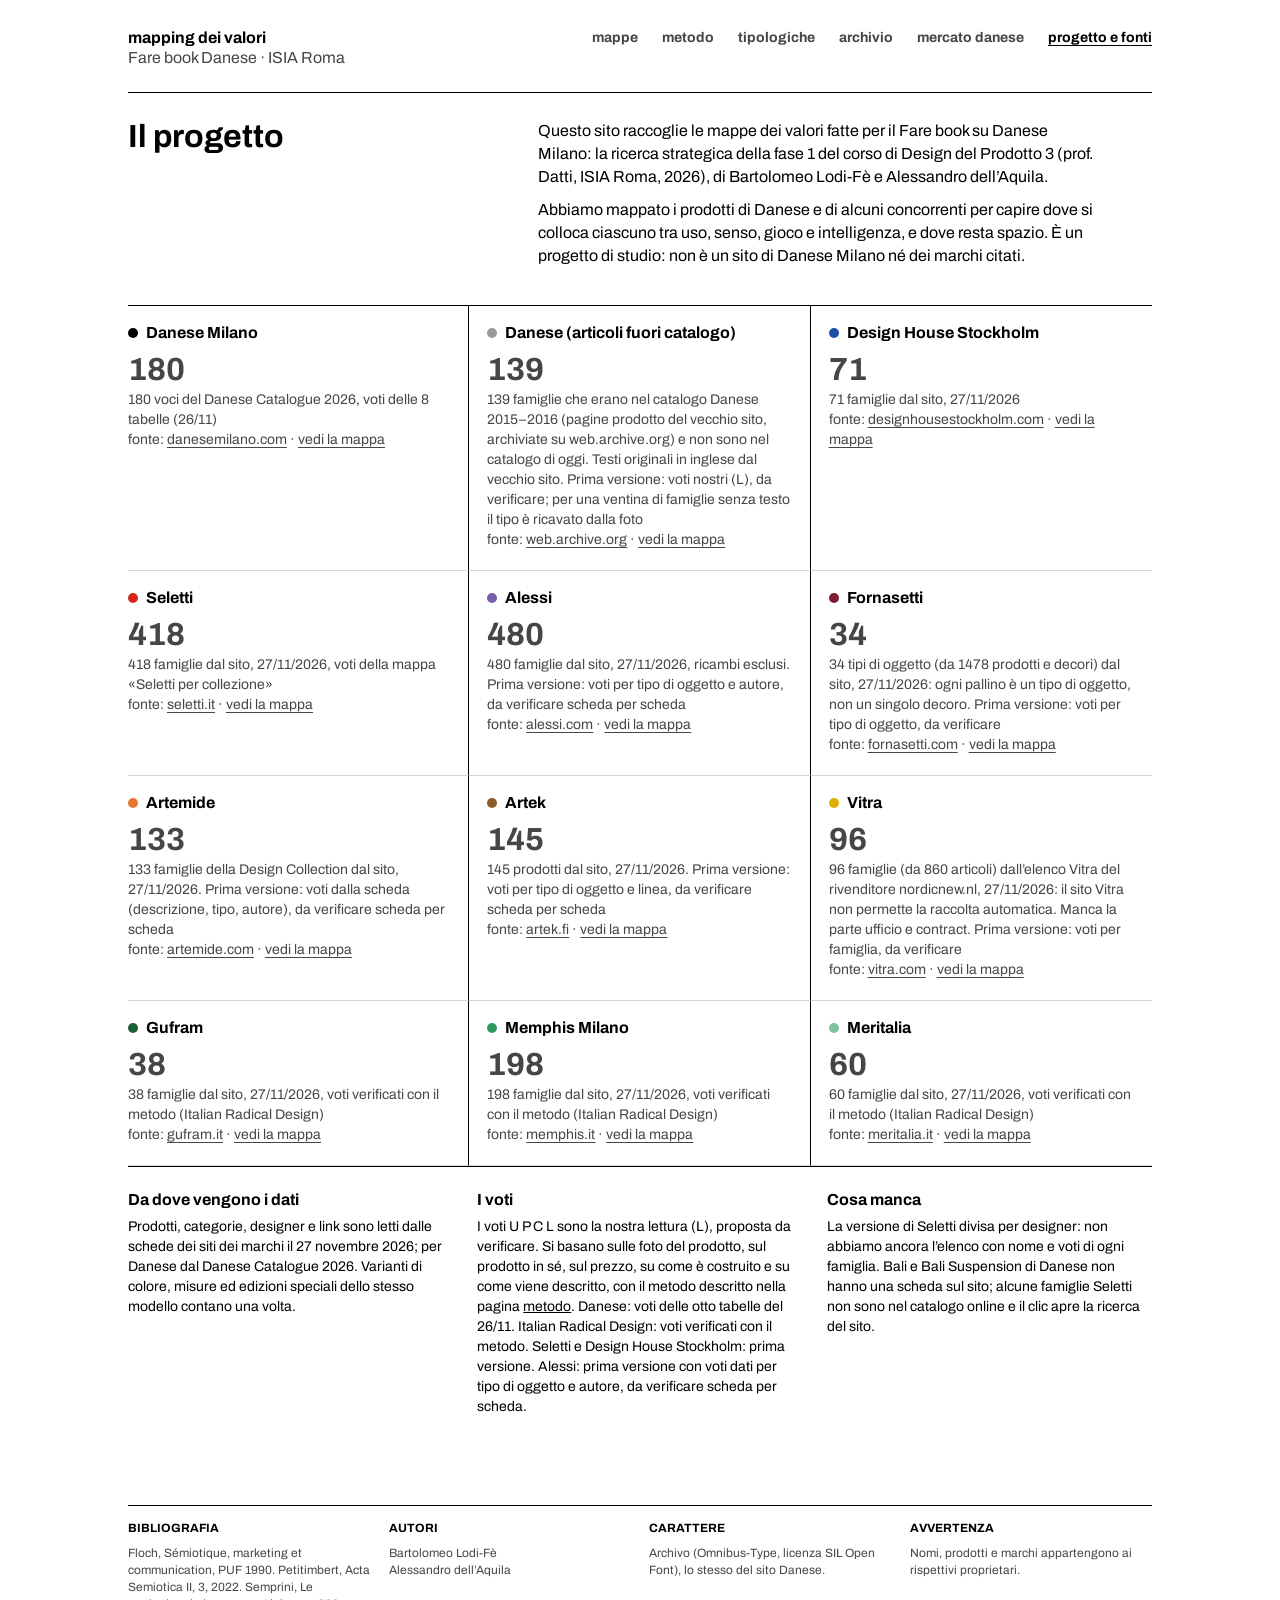
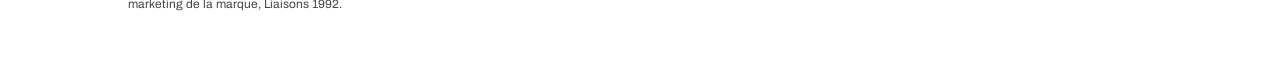
<file: progetto.html>
<!DOCTYPE html>
<html lang="it">
<head>
<meta charset="utf-8">
<meta name="viewport" content="width=device-width,initial-scale=1">
<title>progetto e fonti · mapping dei valori</title>
<link rel="preconnect" href="https://fonts.googleapis.com"><link rel="preconnect" href="https://fonts.gstatic.com" crossorigin>
<link href="https://fonts.googleapis.com/css2?family=Archivo:wght@400;700&display=swap" rel="stylesheet">
<link rel="stylesheet" href="style.css">
<style>
.lead{padding:26px 0 28px;border-bottom:1px solid var(--ink);display:grid;grid-template-columns:minmax(0,2fr) minmax(0,3fr)}
.lead h1{font:700 32px/36px Archivo,sans-serif;margin:0}
.lead p{margin:0 0 10px;font-size:16px;line-height:23px;max-width:62ch}
@media(max-width:866px){.lead{grid-template-columns:1fr;gap:12px}}
.grid{display:grid;grid-template-columns:repeat(3,minmax(0,1fr));border-bottom:1px solid var(--ink)}
.grid>div{padding:16px 18px 20px 0;border-right:1px solid var(--ink);border-bottom:1px solid var(--hair)}
.grid>div:nth-child(3n){border-right:0}
.grid>div:not(:nth-child(3n+1)){padding-left:18px}
.grid h2{font:700 16px/22px Archivo,sans-serif;margin:0 0 4px;display:flex;align-items:center;gap:8px}
.grid .big{font:700 32px/36px Archivo,sans-serif;margin:8px 0 2px}
.grid p{margin:0;font-size:14px;line-height:20px;color:var(--grey)}
.grid a{text-decoration:underline;text-underline-offset:3px}
@media(max-width:866px){.grid{grid-template-columns:1fr}.grid>div{border-right:0!important;padding-left:0!important}}
.dot{width:10px;height:10px;border-radius:50%;display:inline-block}
.notes{display:grid;grid-template-columns:repeat(3,minmax(0,1fr));gap:0 24px;padding:22px 0}
.notes h3{font:700 16px/22px Archivo,sans-serif;margin:0 0 6px}
.notes p{margin:0 0 10px;font-size:14px;line-height:20px}
@media(max-width:866px){.notes{grid-template-columns:1fr}}
</style>
</head>
<body>
<div class="wrap">
<header class="top">
 <a class="brand" href="index.html">mapping dei valori<span>Fare book Danese · ISIA Roma</span></a>
 <nav class="menu"><a href="index.html">mappe</a><a href="metodo.html">metodo</a><a href="tipologiche.html">tipologiche</a><a href="archivio.html">archivio</a><a href="mercato.html">mercato danese</a><a href="progetto.html" aria-current="page">progetto e fonti</a></nav>
</header>
<div class="lead">
 <h1>Il progetto</h1>
 <div><p>Questo sito raccoglie le mappe dei valori fatte per il Fare book su Danese Milano: la ricerca strategica della fase 1 del corso di Design del Prodotto 3 (prof. Datti, ISIA Roma, 2026), di Bartolomeo Lodi-Fè e Alessandro dell’Aquila.</p>
 <p>Abbiamo mappato i prodotti di Danese e di alcuni concorrenti per capire dove si colloca ciascuno tra uso, senso, gioco e intelligenza, e dove resta spazio. È un progetto di studio: non è un sito di Danese Milano né dei marchi citati.</p></div>
</div>
<div class="grid" id="grid"></div>
<div class="notes">
 <div><h3>Da dove vengono i dati</h3><p>Prodotti, categorie, designer e link sono letti dalle schede dei siti dei marchi il 27 novembre 2026; per Danese dal Danese Catalogue 2026. Varianti di colore, misure ed edizioni speciali dello stesso modello contano una volta.</p></div>
 <div><h3>I voti</h3><p>I voti U P C L sono la nostra lettura (L), proposta da verificare. Si basano sulle foto del prodotto, sul prodotto in sé, sul prezzo, su come è costruito e su come viene descritto, con il metodo descritto nella pagina <a href="metodo.html"><u>metodo</u></a>. Danese: voti delle otto tabelle del 26/11. Italian Radical Design: voti verificati con il metodo. Seletti e Design House Stockholm: prima versione. Alessi: prima versione con voti dati per tipo di oggetto e autore, da verificare scheda per scheda.</p></div>
 <div><h3>Cosa manca</h3><p>La versione di Seletti divisa per designer: non abbiamo ancora l’elenco con nome e voti di ogni famiglia. Bali e Bali Suspension di Danese non hanno una scheda sul sito; alcune famiglie Seletti non sono nel catalogo online e il clic apre la ricerca del sito.</p></div>
</div>
<footer>
 <div><p><b>Bibliografia</b></p><p>Floch, Sémiotique, marketing et communication, PUF 1990. Petitimbert, Acta Semiotica II, 3, 2022. Semprini, Le marketing de la marque, Liaisons 1992.</p></div>
 <div><p><b>Autori</b></p><p>Bartolomeo Lodi-Fè<br>Alessandro dell’Aquila</p></div>
 <div><p><b>Carattere</b></p><p>Archivo (Omnibus-Type, licenza SIL Open Font), lo stesso del sito Danese.</p></div>
 <div><p><b>Avvertenza</b></p><p>Nomi, prodotti e marchi appartengono ai rispettivi proprietari.</p></div>
</footer>
</div>
<script>
{
const esc=s=>String(s).replace(/[&<>"']/g,c=>({'&':'&amp;','<':'&lt;','>':'&gt;','"':'&quot;',"'":'&#39;'}[c]));
fetch('data.json',{cache:'no-cache'}).then(r=>r.json()).then(B=>{
 document.getElementById('grid').innerHTML=B.map(b=>`<div><h2><span class="dot" style="background:${b.col}"></span>${esc(b.name)}</h2><p class="big">${b.items.length}</p><p>${esc(b.note)}<br>fonte: <a href="https://${esc(b.site)}" target="_blank" rel="noopener">${esc(b.site)}</a> · <a href="index.html#${b.id}">vedi la mappa</a></p></div>`).join('');
});
}
</script>
</body>
</html>
</file>
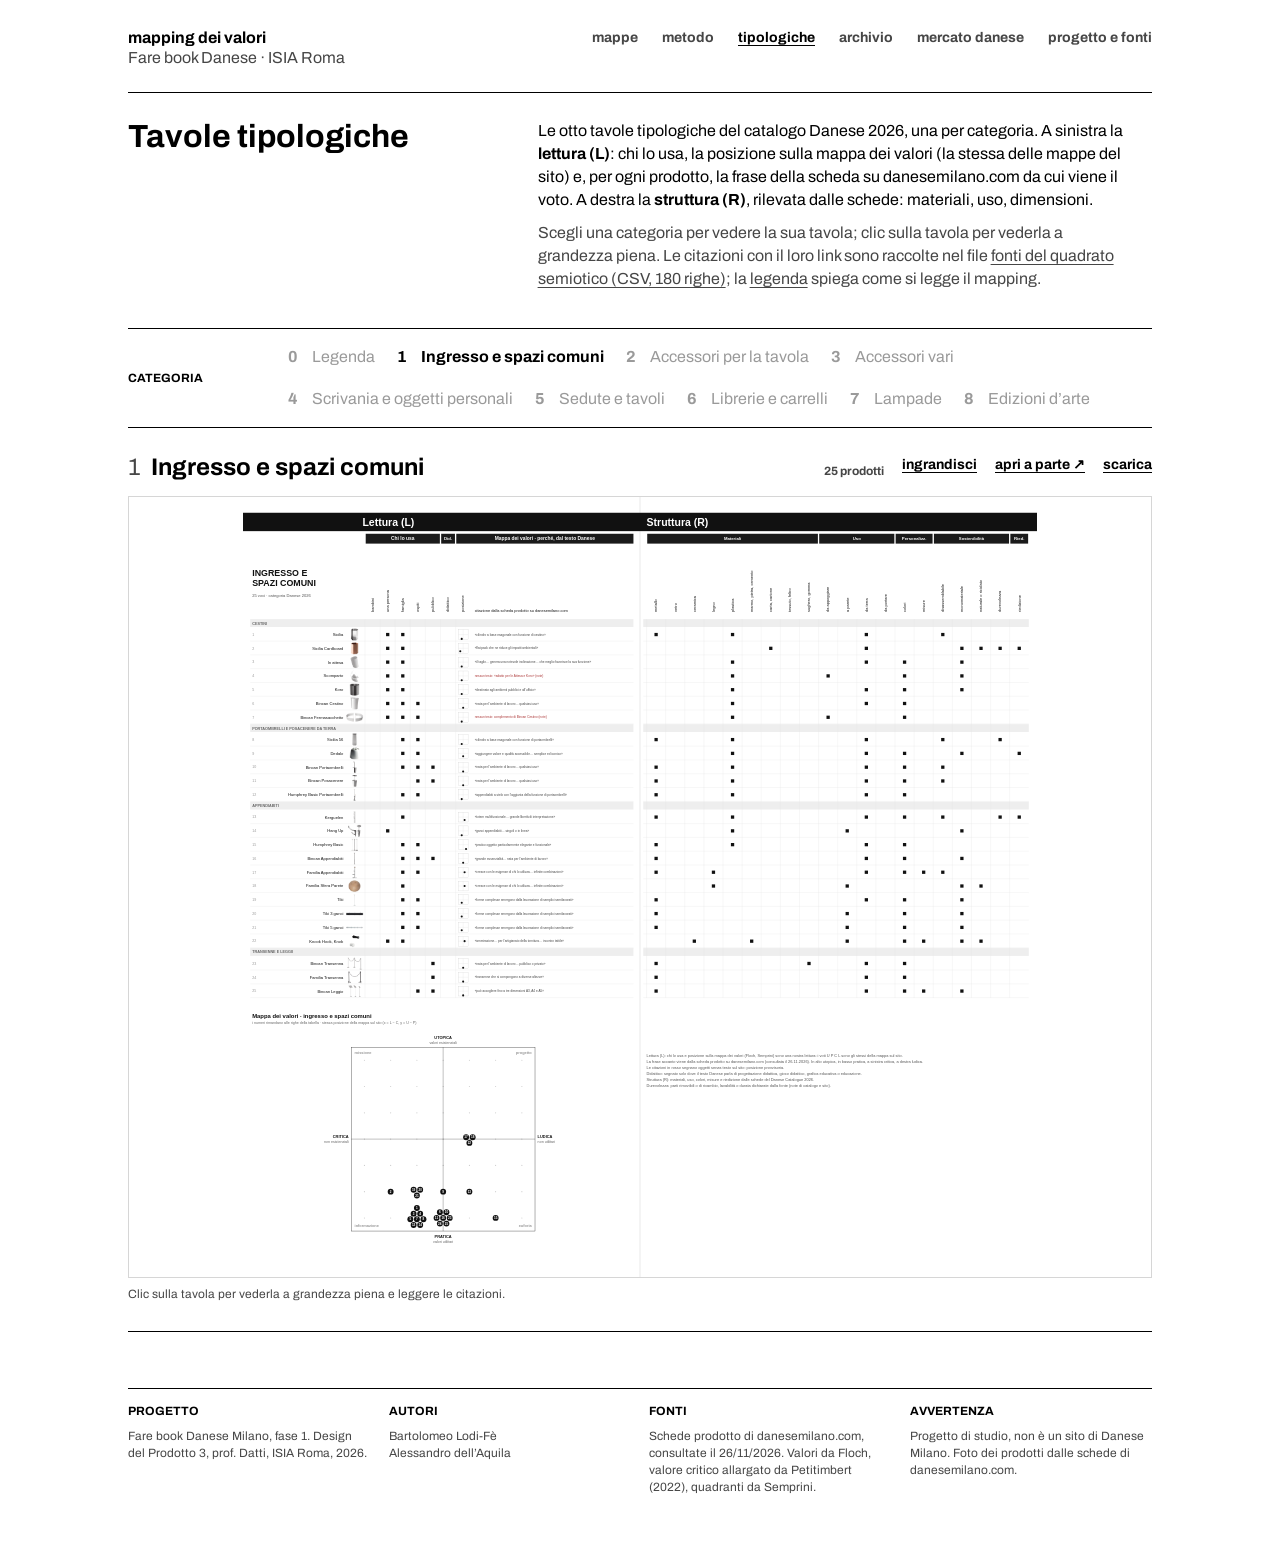
<file: tipologiche.html>
<!DOCTYPE html>
<html lang="it">
<head>
<meta charset="utf-8">
<meta name="viewport" content="width=device-width,initial-scale=1">
<title>tipologiche · mapping dei valori</title>
<link rel="preconnect" href="https://fonts.googleapis.com"><link rel="preconnect" href="https://fonts.gstatic.com" crossorigin>
<link href="https://fonts.googleapis.com/css2?family=Archivo:wght@400;700&display=swap" rel="stylesheet">
<link rel="stylesheet" href="style.css">
<style>
.lead{padding:26px 0 28px;border-bottom:1px solid var(--ink);display:grid;grid-template-columns:minmax(0,2fr) minmax(0,3fr)}
.lead h1{font:700 32px/36px Archivo,sans-serif;margin:0}
.lead p{margin:0 0 10px;font-size:16px;line-height:23px;max-width:66ch}
.lead a{text-decoration:underline;text-underline-offset:3px}
@media(max-width:866px){.lead{grid-template-columns:1fr;gap:12px}}
.sel{display:grid;grid-template-columns:160px minmax(0,1fr);align-items:center;border-bottom:1px solid var(--ink);padding:10px 0}
.sel .lab{margin:0}
.word b{font-weight:700;margin-right:6px}
@media(max-width:866px){.sel{grid-template-columns:1fr}}
section.t{scroll-margin-top:60px;border-bottom:1px solid var(--ink);padding:24px 0 28px}
.t .h{display:flex;justify-content:space-between;align-items:baseline;gap:16px;flex-wrap:wrap;margin:0 0 14px}
.t h2{font:700 24px/30px Archivo,sans-serif;margin:0}
.t h2 span{color:var(--grey);font-weight:400;margin-right:10px}
.t .acts{display:flex;gap:18px;font:700 14px/20px Archivo,sans-serif}
.t .acts a{text-decoration:underline;text-underline-offset:3px}
.t .fig{border:1px solid var(--hair);background:#fff;overflow:hidden;cursor:zoom-in;display:flex;justify-content:center;animation:fade .35s ease}
.t .fig img{display:block;max-width:100%;max-height:calc(100vh - 120px);width:auto;height:auto}
@keyframes fade{from{opacity:0}}
.t .g{margin:8px 0 0;font-size:12px;line-height:17px}
#zoom{position:fixed;inset:0;background:#fff;z-index:20;display:none;overflow:auto;cursor:zoom-out}
#zoom img{display:block;width:2420px;max-width:none;margin:0 auto}
#zoom .x{position:fixed;top:14px;right:18px;font:700 14px/20px Archivo,sans-serif;background:#fff;border:1px solid #000;padding:6px 10px}
</style>
</head>
<body>
<div class="wrap">
<header class="top">
 <a class="brand" href="index.html">mapping dei valori<span>Fare book Danese · ISIA Roma</span></a>
 <nav class="menu"><a href="index.html">mappe</a><a href="metodo.html">metodo</a><a href="tipologiche.html" aria-current="page">tipologiche</a><a href="archivio.html">archivio</a><a href="mercato.html">mercato danese</a><a href="progetto.html">progetto e fonti</a></nav>
</header>
<div class="lead">
 <h1>Tavole tipologiche</h1>
 <div><p>Le otto tavole tipologiche del catalogo Danese 2026, una per categoria. A sinistra la <b>lettura (L)</b>: chi lo usa, la posizione sulla mappa dei valori (la stessa delle mappe del sito) e, per ogni prodotto, la frase della scheda su danesemilano.com da cui viene il voto. A destra la <b>struttura (R)</b>, rilevata dalle schede: materiali, uso, dimensioni.</p>
 <p class="g">Scegli una categoria per vedere la sua tavola; clic sulla tavola per vederla a grandezza piena. Le citazioni con il loro link sono raccolte nel file <a href="tipologiche/fonti-quadrato.csv" download>fonti del quadrato semiotico (CSV, 180 righe)</a>; la <a href="tipologiche/legenda.pdf" target="_blank" rel="noopener">legenda</a> spiega come si legge il mapping.</p></div>
</div>
<div class="sel"><p class="lab">categoria</p><div class="words" id="nav"></div></div>
<main id="list"></main>
<footer>
 <div><p><b>Progetto</b></p><p>Fare book Danese Milano, fase 1. Design del Prodotto 3, prof. Datti, ISIA Roma, 2026.</p></div>
 <div><p><b>Autori</b></p><p>Bartolomeo Lodi-Fè<br>Alessandro dell’Aquila</p></div>
 <div><p><b>Fonti</b></p><p>Schede prodotto di danesemilano.com, consultate il 26/11/2026. Valori da Floch, valore critico allargato da Petitimbert (2022), quadranti da Semprini.</p></div>
 <div><p><b>Avvertenza</b></p><p>Progetto di studio, non è un sito di Danese Milano. Foto dei prodotti dalle schede di danesemilano.com.</p></div>
</footer>
</div>
<div id="zoom" role="dialog" aria-label="Tavola a grandezza piena"><span class="x">chiudi</span><img alt=""></div>
<script>
{
const T=[['0','Legenda','legenda.png','legenda.pdf',''],
['1','Ingresso e spazi comuni','tipologica-1.svg','',25],['2','Accessori per la tavola','tipologica-2.svg','',30],['3','Accessori vari','tipologica-3.svg','',19],['4','Scrivania e oggetti personali','tipologica-4.svg','',19],
['5','Sedute e tavoli','tipologica-5.svg','',12],['6','Librerie e carrelli','tipologica-6.svg','',11],['7','Lampade','tipologica-7.svg','',13],['8','Edizioni d’arte','tipologica-8.svg','',51]];
const $=id=>document.getElementById(id);
let cur=(location.hash.match(/^#t(\d)$/)||[])[1]||'1';
function show(id){cur=id;const t=T.find(x=>x[0]===id);
 $('nav').innerHTML=T.map(x=>`<button class="word" aria-pressed="${x[0]===id}" data-id="${x[0]}"><b>${x[0]}</b>${x[1]}</button>`).join('');
 $('list').innerHTML=`<section class="t" id="t${t[0]}"><div class="h"><h2><span>${t[0]}</span>${t[1]}</h2><div class="acts">${t[4]?`<span class="g">${t[4]} prodotti</span>`:''}<a href="#" id="big">ingrandisci</a><a href="tipologiche/${t[3]||t[2]}" target="_blank" rel="noopener">apri ${t[3]?'il PDF':'a parte'} ↗</a><a href="tipologiche/${t[3]||t[2]}" download>scarica</a></div></div>
<div class="fig" data-src="tipologiche/${t[2]}"><img src="tipologiche/${t[2]}" alt="Tavola tipologica ${t[0]} · ${t[1]}"></div><p class="g">Clic sulla tavola per vederla a grandezza piena e leggere le citazioni.</p></section>`;
 try{history.replaceState(null,'','#t'+id)}catch(e){}
 $('big').onclick=e=>{e.preventDefault();document.querySelector('.fig').click()}}
$('nav').addEventListener('click',e=>{const b=e.target.closest('button');if(b)show(b.dataset.id)});
show(cur);
const Z=$('zoom');
document.addEventListener('click',e=>{const f=e.target.closest('.fig');if(f){Z.querySelector('img').src=f.dataset.src;Z.style.display='block';document.body.style.overflow='hidden';Z.scrollTo(0,0);return}if(e.target.closest('#zoom')){Z.style.display='none';document.body.style.overflow=''}});
document.addEventListener('keydown',e=>{if(e.key==='Escape'){Z.style.display='none';document.body.style.overflow=''}});
}
</script>
</body>
</html>
</file>
<file: style.css>
/* Linee guida del Fare book (03 Identita, design system Danese):
   bianco come unico fondo, nero pieno, grigio sito #464646 per i dati secondari;
   Archivo Regular e Bold, nessuna spaziatura tra le lettere; filetti 1px, raggio 0, nessuna ombra;
   contenitore all'80% della finestra; menu e categorie in minuscolo; azioni scritte come parole. */
:root{--ink:#000;--grey:#464646;--light:#9a9a9a;--hair:#d6d6d6;color-scheme:light}
*{box-sizing:border-box;min-width:0}
html{-webkit-text-size-adjust:100%;scroll-padding-top:20px}
body{margin:0;background:#fff;color:var(--ink);font:400 16px/22.86px Archivo,Helvetica,Arial,sans-serif;overflow-x:clip}
a{color:inherit;text-decoration:none}
a:hover{text-decoration:underline;text-underline-offset:3px;text-decoration-thickness:1px}
:focus-visible{outline:1px solid #000;outline-offset:3px}
.wrap{width:80%;margin:0 auto}
@media(max-width:866px){.wrap{width:auto;margin:0 16px}}
header.top{display:flex;justify-content:space-between;align-items:flex-start;gap:24px;padding:28px 0 24px;border-bottom:1px solid var(--ink)}
.brand{font-weight:700;font-size:16px;line-height:20px}
.brand span{display:block;font-weight:400;color:var(--grey)}
nav.menu{display:flex;flex-wrap:wrap;gap:4px 24px;font:700 14px/20px Archivo,sans-serif}
nav.menu a{color:var(--grey)}
nav.menu a[aria-current=page]{color:var(--ink);text-decoration:underline;text-underline-offset:3px;text-decoration-thickness:1px}
.lab{font:700 12px/17px Archivo,sans-serif;text-transform:uppercase;margin:0 0 6px}
.g{color:var(--grey)}
.words{display:flex;flex-wrap:wrap;gap:6px 22px}
.word{font:400 16px/22px Archivo,sans-serif;background:none;border:0;padding:6px 0;cursor:pointer;color:var(--light);display:inline-flex;align-items:center;gap:8px;min-height:36px}
.word:hover{color:var(--ink)}
.word[aria-pressed=true]{color:var(--ink);font-weight:700}
.word .dot{width:10px;height:10px;border-radius:50%;flex:none}
.word[aria-pressed=false] .dot{opacity:.25}
.act{font:700 14px/20px Archivo,sans-serif;background:none;border:0;padding:6px 0;cursor:pointer;color:var(--ink);min-height:36px}
.act:hover{text-decoration:underline;text-underline-offset:3px}
footer{border-top:1px solid var(--ink);margin-top:56px;padding:14px 0 40px;display:grid;grid-template-columns:repeat(4,minmax(0,1fr));gap:0 18px;font-size:12px;line-height:17px;color:var(--grey)}
footer b{color:var(--ink);text-transform:uppercase}
footer p{margin:0 0 8px}
@media(max-width:866px){footer{grid-template-columns:1fr 1fr}}
@media(max-width:592px){footer{grid-template-columns:1fr}}
</file>
